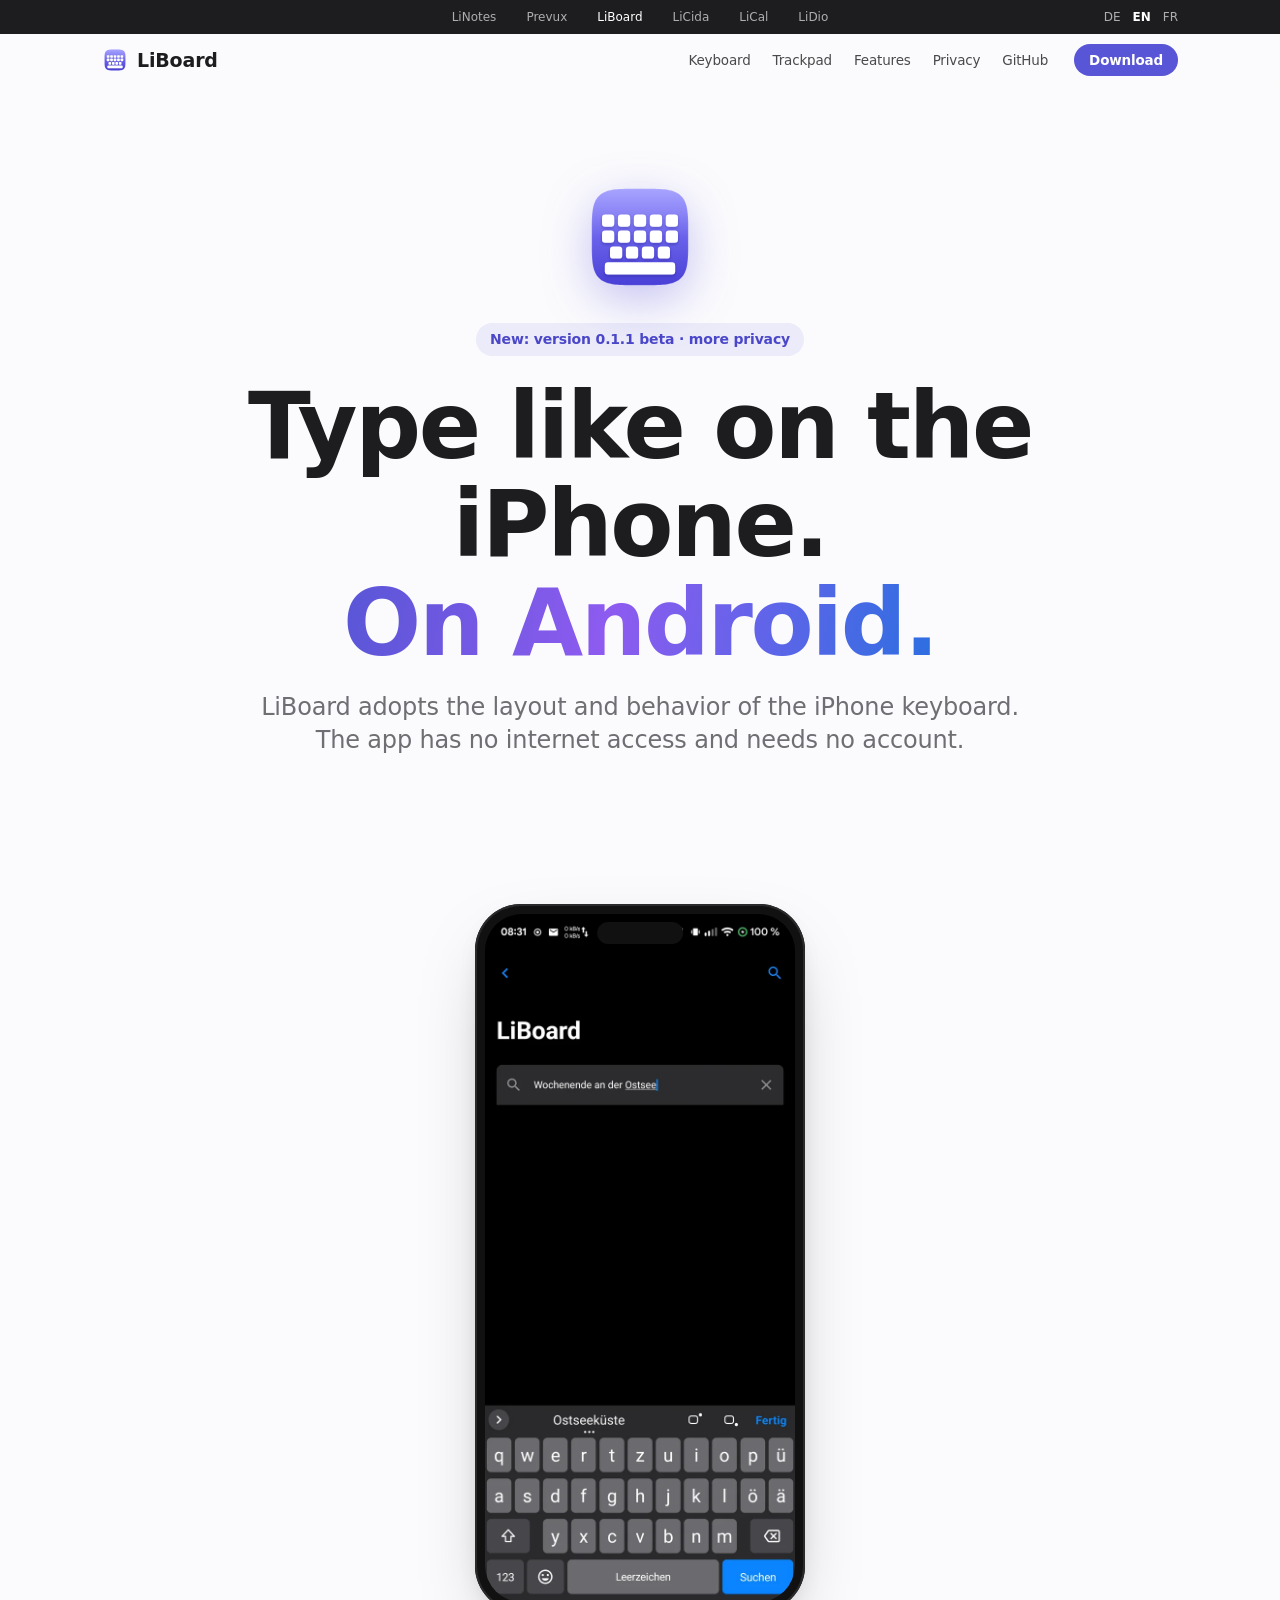
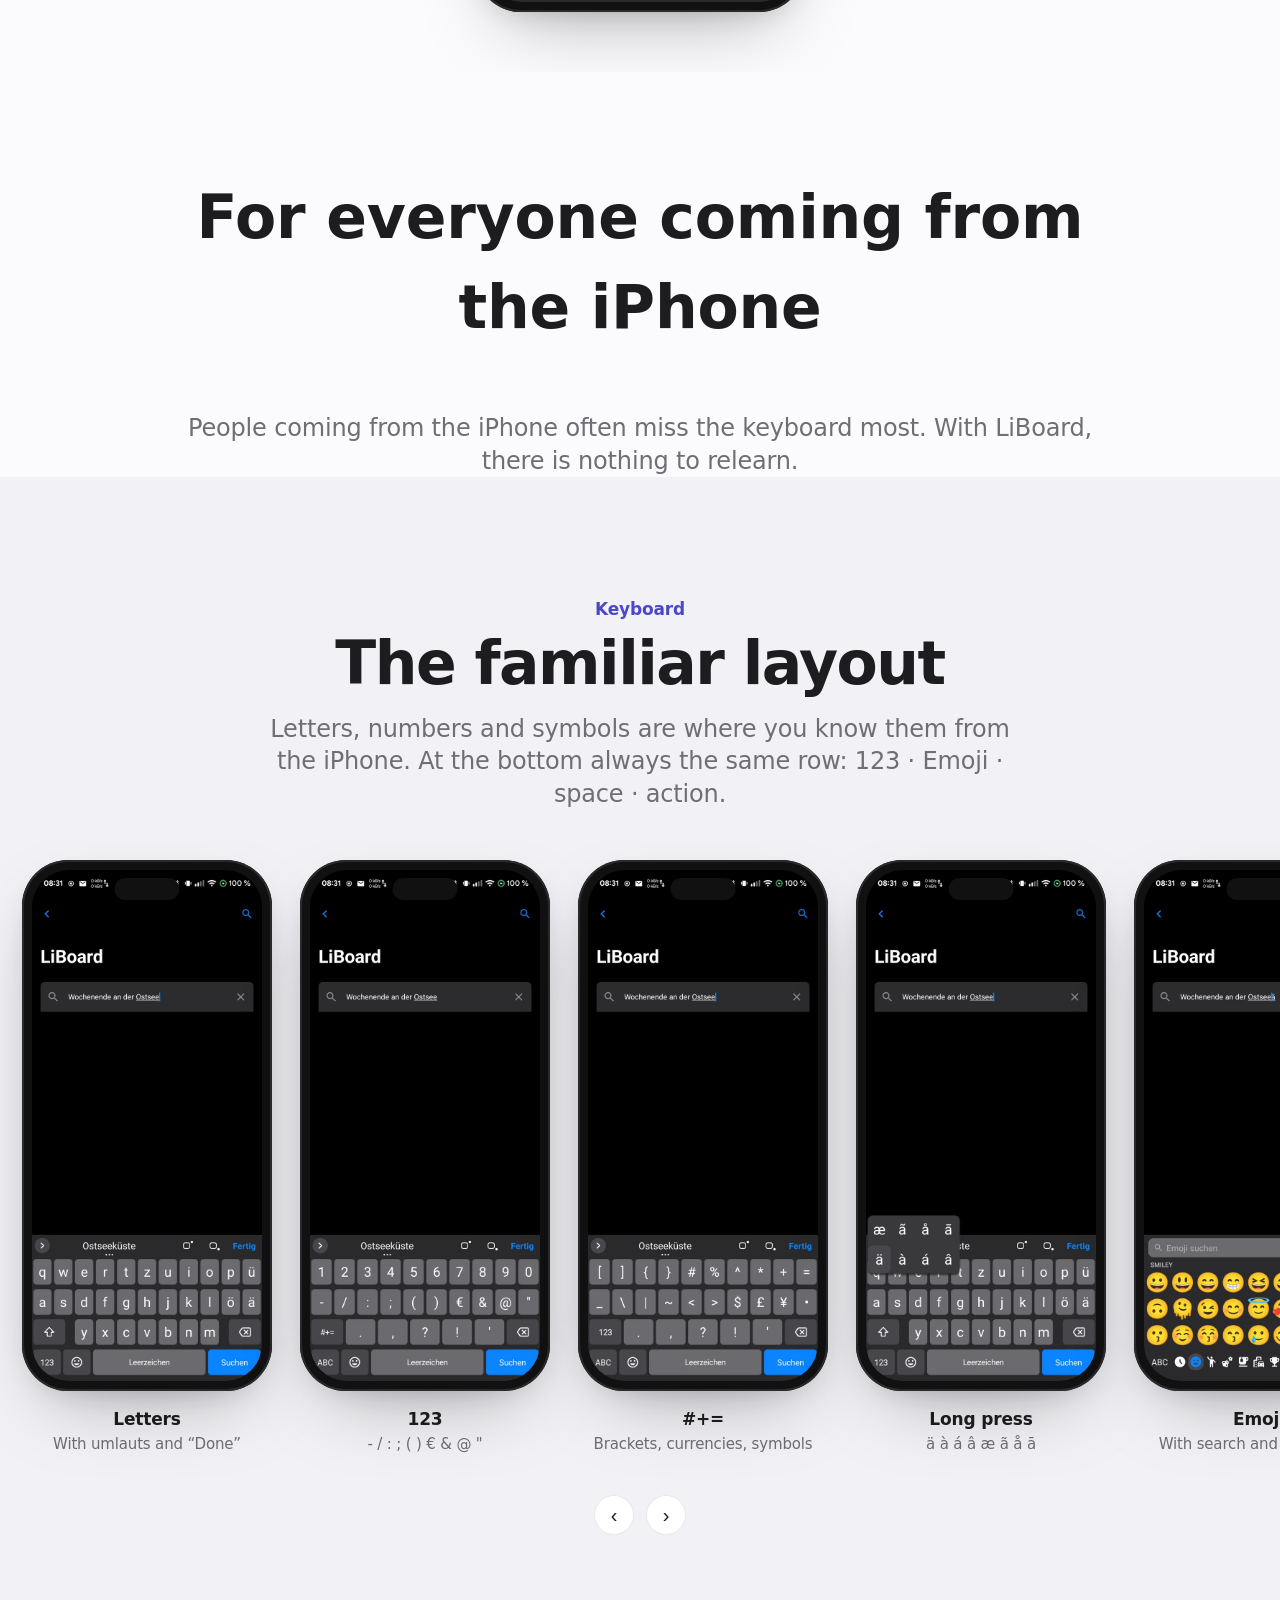
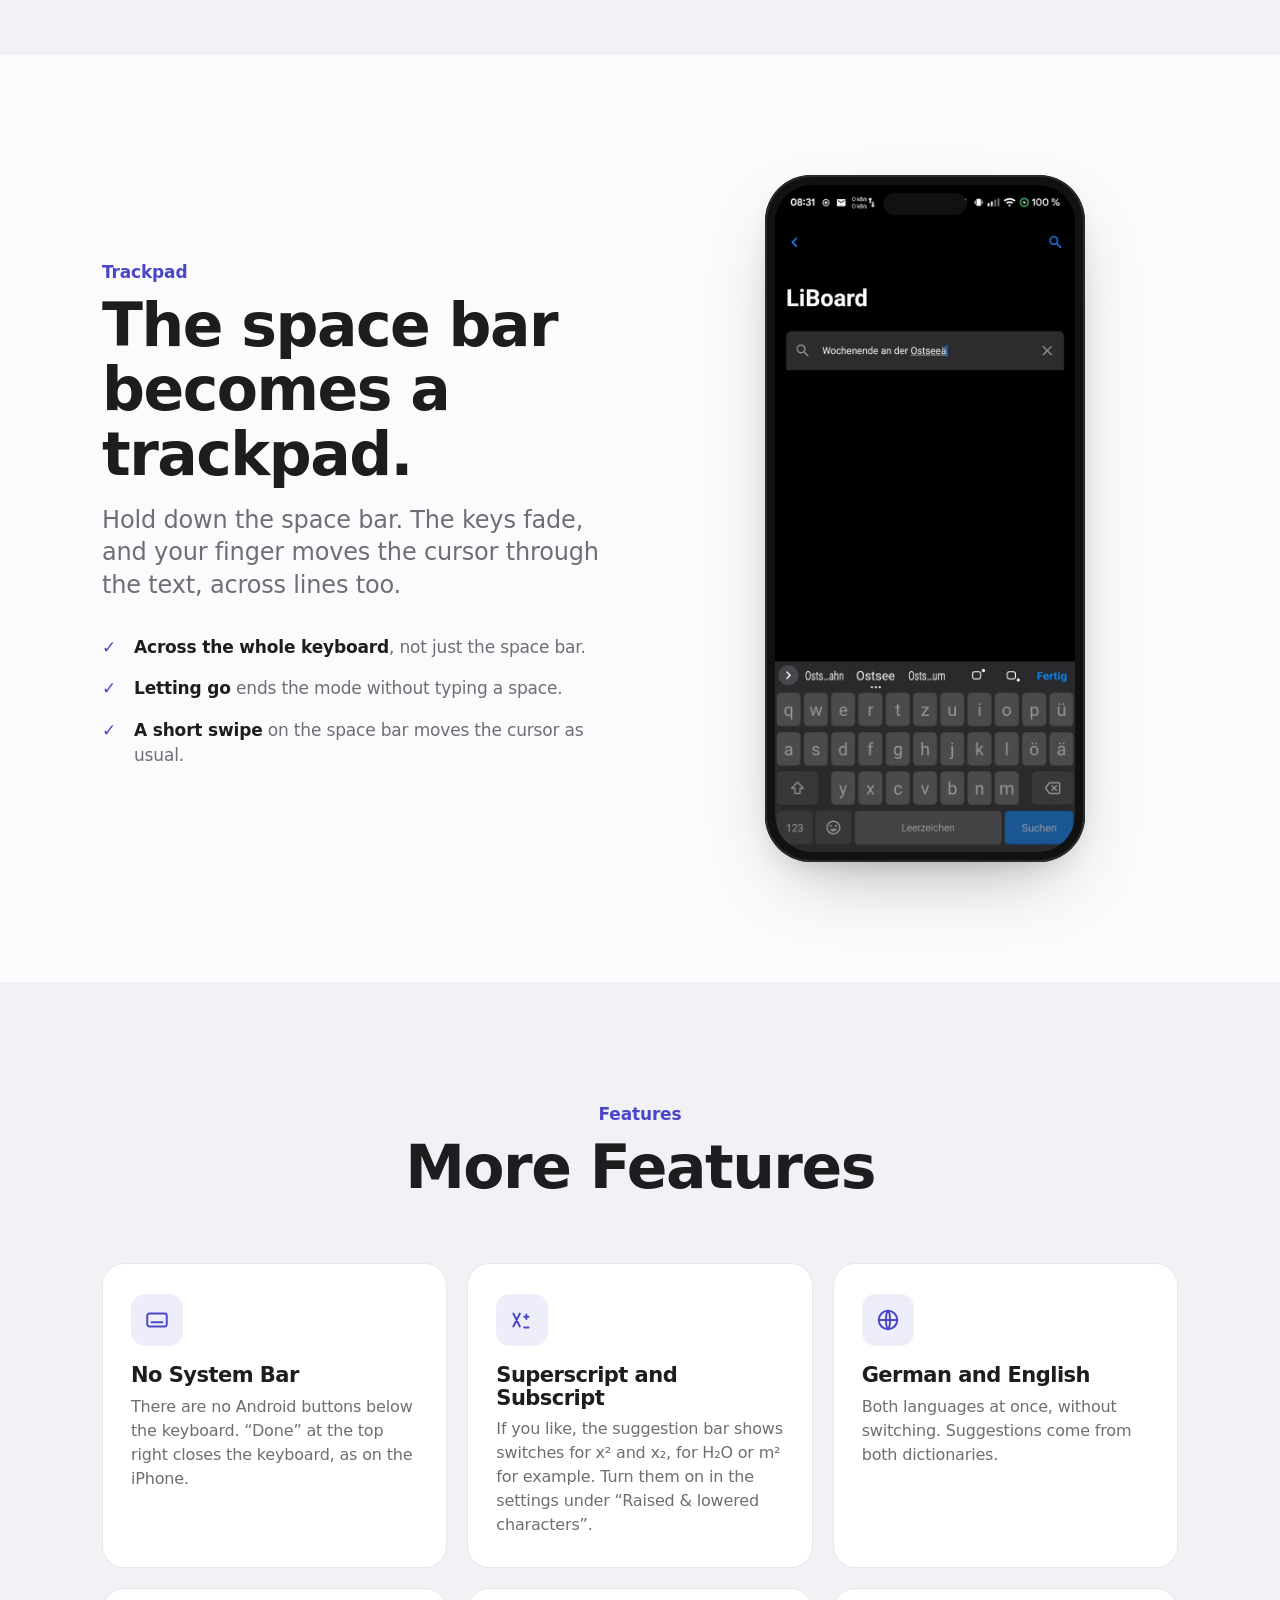
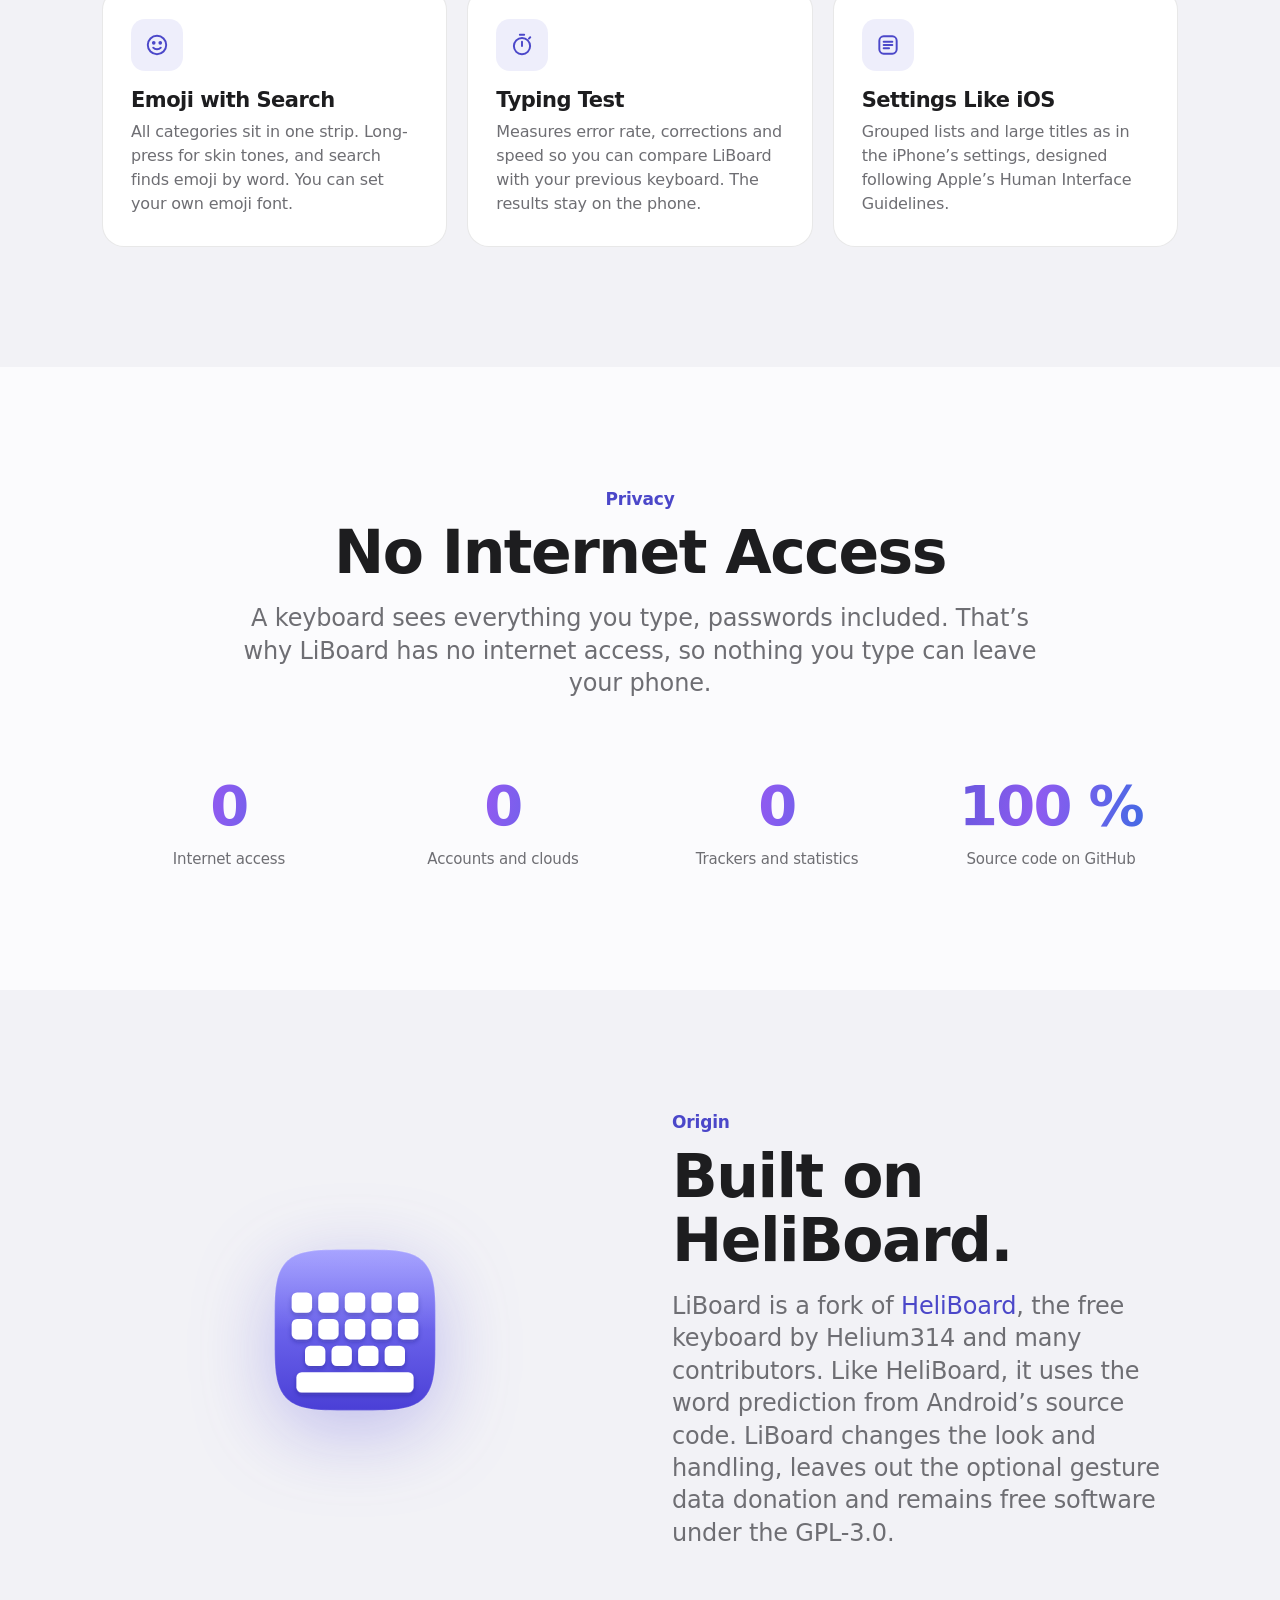
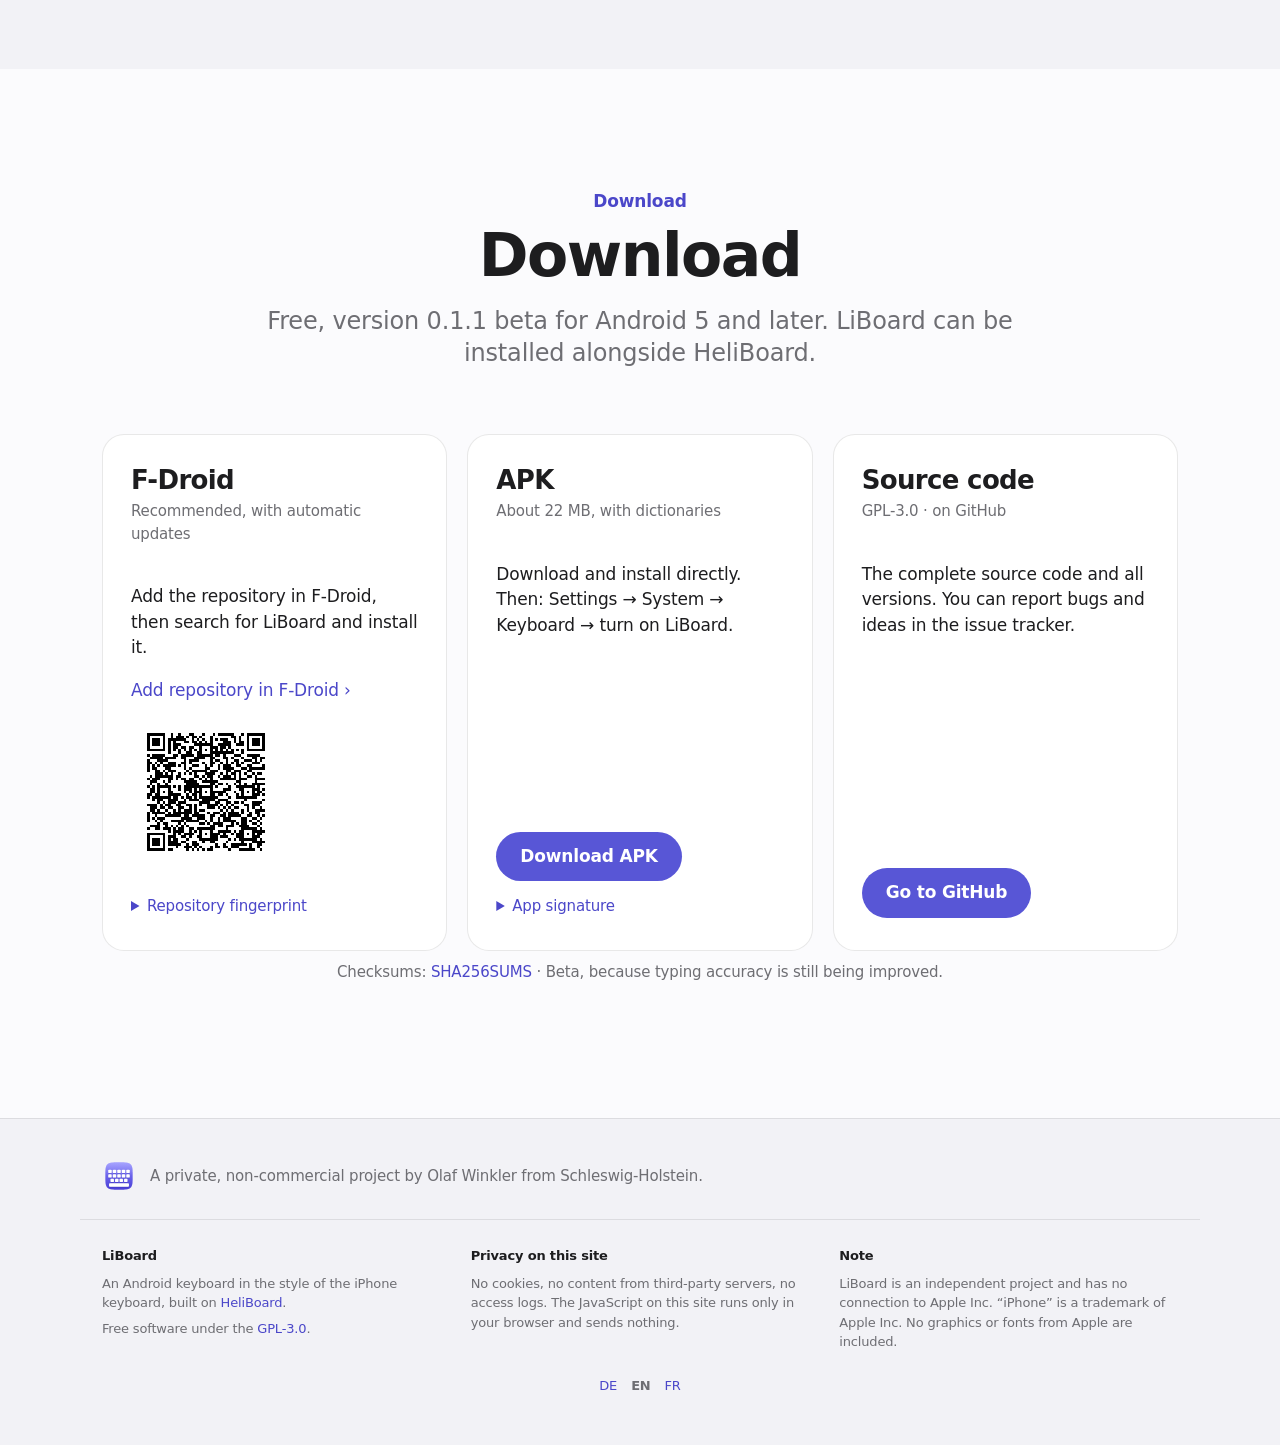
<file: homepage/index.html>
<!doctype html>
<html lang="de">
<head>
<meta charset="utf-8">
<meta name="viewport" content="width=device-width, initial-scale=1, viewport-fit=cover">
<title>LiBoard – Tippen wie auf dem iPhone. Auf Android.</title>
<meta name="description" content="LiBoard ist eine Android-Tastatur im Stil der iPhone-Tastatur, mit der Leertaste als Trackpad. Die App hat keinen Internetzugang und braucht kein Konto. Aufgebaut auf HeliBoard.">
<link rel="icon" href="liboard.svg" type="image/svg+xml">
<link rel="stylesheet" href="site.css">
<!--lang--><link rel="alternate" hreflang="de" href="https://lisoftware.de/liboard/"><link rel="alternate" hreflang="en" href="https://lisoftware.de/liboard/en/"><link rel="alternate" hreflang="fr" href="https://lisoftware.de/liboard/fr/">
<style>
.apps .wrap { position: relative; }
.lang-switch { position: absolute; right: 22px; display: flex; gap: 12px; }
.lang-switch a[aria-current], .lang-foot a[aria-current] { color: #fff; opacity: 1; font-weight: 600; }
.lang-foot { display: flex; gap: 14px; justify-content: center; padding-top: 18px; font-size: 13px; }
.lang-foot a[aria-current] { color: inherit; }
@media (max-width: 900px) { .lang-switch { display: none; } }
</style>
<script>
(function () {
  try {
    if (document.referrer.indexOf(location.origin) === 0) return;
    var l = ((navigator.languages && navigator.languages[0]) || navigator.language || "").slice(0, 2).toLowerCase();
    if (l === "de") return;
    location.replace((l === "fr" ? "fr/" : "en/") + location.pathname.split("/").pop() + location.hash);
  } catch (e) {}
})();
</script><!--/lang-->
</head>
<body>

<div class="apps">
  <div class="wrap">
    <a href="https://lisoftware.de/linotes/">LiNotes</a>
    <a href="https://lisoftware.de/prevux/">Prevux</a>
    <a href="https://lisoftware.de/liboard/" aria-current="page">LiBoard</a>
    <a href="https://lisoftware.de/licida/">LiCida</a>
    <a href="https://lisoftware.de/lical/">LiCal</a>
    <a href="https://lisoftware.de/lidio/">LiDio</a>
  <!--lang--><span class="lang-switch"><a href="./" hreflang="de" lang="de" aria-current="true">DE</a><a href="en/" hreflang="en" lang="en">EN</a><a href="fr/" hreflang="fr" lang="fr">FR</a></span><!--/lang-->
  </div>
</div>

<header class="nav">
  <div class="wrap">
    <a class="brand" href="#"><img src="liboard.svg" alt="">LiBoard</a>
    <nav class="links">
      <a href="#tastatur">Tastatur</a>
      <a href="#trackpad">Trackpad</a>
      <a href="#funktionen">Funktionen</a>
      <a href="#datenschutz">Datenschutz</a>
      <a href="https://github.com/veritasX1/LiBoard">GitHub</a>
    </nav>
    <a class="btn small cta" href="#laden">Laden</a>
  </div>
</header>

<main>

<!-- HERO -->
<section class="hero">
  <div class="wrap">
    <img class="app-icon reveal" src="liboard.svg" alt="LiBoard-Symbol" width="120" height="120">
    <span class="badge reveal">Neu: Version 0.1.1 Beta · mehr Privatsphäre</span>
    <h1 class="display reveal d1">Tippen wie auf dem iPhone.<br><span class="gradient-text">Auf Android.</span></h1>
    <p class="lead reveal d2">LiBoard übernimmt Aufbau und Bedienung der iPhone-Tastatur.<br>Die App hat keinen Internetzugang und braucht kein Konto.</p>
    <div class="actions reveal d3">
      <a class="btn" href="#laden">Laden</a>
      <a class="btn ghost" href="#funktionen">Alle Funktionen</a>
    </div>
    <div class="solo-phone reveal">
      <div class="phone"><img src="img/abc.webp" alt="LiBoard mit Buchstaben, Vorschlagsleiste mit „Fertig“ und der unteren Reihe 123 · Emoji · Leerzeichen · Suchen" width="640" height="1422"></div>
    </div>
  </div>
</section>

<section class="wrap center" style="padding-top: 40px; max-width: 1000px">
  <p class="headline reveal">Für alle, die vom iPhone kommen</p>
  <p class="lead reveal d1">Wer vom iPhone kommt, vermisst oft die Tastatur am meisten. Mit LiBoard musst du dich nicht umgewöhnen.</p>
</section>

<!-- KEYBOARD PAGES -->
<section id="tastatur" class="alt">
  <div class="wrap section-head reveal" style="margin-bottom: 30px">
    <p class="eyebrow">Tastatur</p>
    <h2 class="headline">Die vertraute Anordnung</h2>
    <p class="lead">Buchstaben, Zahlen und Zeichen liegen dort, wo du sie vom iPhone kennst. Unten immer dieselbe Reihe: 123 · Emoji · Leerzeichen · Aktion.</p>
  </div>
  <div class="carousel" id="pages">
    <figure><div class="phone"><img src="img/abc.webp" alt="" loading="lazy"></div><figcaption>Buchstaben<span>Mit Umlauten und „Fertig“</span></figcaption></figure>
    <figure><div class="phone"><img src="img/num.webp" alt="" loading="lazy"></div><figcaption>123<span>- / : ; ( ) € &amp; @ "</span></figcaption></figure>
    <figure><div class="phone"><img src="img/sym.webp" alt="" loading="lazy"></div><figcaption>#+=<span>Klammern, Währungen, Zeichen</span></figcaption></figure>
    <figure><div class="phone"><img src="img/popup_a.webp" alt="" loading="lazy"></div><figcaption>Lange drücken<span>ä à á â æ ã å ā</span></figcaption></figure>
    <figure><div class="phone"><img src="img/emoji.webp" alt="" loading="lazy"></div><figcaption>Emoji<span>Mit Suche und Kategorien</span></figcaption></figure>
    <figure><div class="phone"><img src="img/settings.webp" alt="" loading="lazy"></div><figcaption>Einstellungen<span>Nach Apples Richtlinien</span></figcaption></figure>
  </div>
  <div class="carousel-nav" data-track="#pages"><button data-dir="-1" aria-label="Zurück">‹</button><button data-dir="1" aria-label="Weiter">›</button></div>
</section>

<!-- TRACKPAD -->
<section id="trackpad">
  <div class="wrap">
    <div class="split">
      <div class="reveal">
        <p class="eyebrow">Trackpad</p>
        <h2 class="headline">Die Leertaste<br>wird zum Trackpad.</h2>
        <p class="lead">Halte die Leertaste gedrückt. Die Tasten werden blass, und dein Finger schiebt den Cursor durch den Text, auch über mehrere Zeilen.</p>
        <ul class="checks">
          <li><b>Über die ganze Tastatur</b>, nicht nur auf der Leertaste.</li>
          <li><b>Loslassen</b> beendet den Modus, ohne ein Leerzeichen zu tippen.</li>
          <li><b>Kurz wischen</b> auf der Leertaste bewegt den Cursor wie gewohnt.</li>
        </ul>
      </div>
      <div class="reveal d1" style="max-width: 320px; margin: 0 auto">
        <div class="phone"><img src="img/trackpad.webp" alt="Trackpad-Modus: die Tasten sind blass, der Cursor wird mit dem Finger bewegt" loading="lazy"></div>
      </div>
    </div>
  </div>
</section>

<!-- TILES -->
<section id="funktionen" class="alt">
  <div class="wrap">
    <div class="section-head reveal">
      <p class="eyebrow">Funktionen</p>
      <h2 class="headline">Weitere Funktionen</h2>
    </div>
    <div class="tiles">
      <div class="tile reveal"><div class="icon"><svg viewBox="0 0 24 24" fill="none" stroke="currentColor" stroke-width="1.8" stroke-linecap="round" stroke-linejoin="round"><rect x="3" y="6" width="18" height="12" rx="2"/><path d="M7 14h10"/></svg></div><h3>Ohne Systemleiste</h3><p>Unter der Tastatur stehen keine Android-Knöpfe mehr. „Fertig“ oben rechts schließt die Tastatur, wie auf dem iPhone.</p></div>
      <div class="tile reveal d1"><div class="icon"><svg viewBox="0 0 24 24" fill="none" stroke="currentColor" stroke-width="1.8" stroke-linecap="round" stroke-linejoin="round"><path d="M4 18l6-12M10 18L4 6M14 9h4M16 7v4M14 19h4"/></svg></div><h3>Hoch- und Tiefstellen</h3><p>Auf Wunsch zeigt die Vorschlagsleiste Schalter für x² und x₂, etwa für H₂O oder m². Einschalten in den Einstellungen unter „Hoch- &amp; tiefgestellte Zeichen“.</p></div>
      <div class="tile reveal d2"><div class="icon"><svg viewBox="0 0 24 24" fill="none" stroke="currentColor" stroke-width="1.8" stroke-linecap="round" stroke-linejoin="round"><circle cx="12" cy="12" r="8.5"/><path d="M3.5 12h17M12 3.5c2.5 2.6 2.5 14.4 0 17M12 3.5c-2.5 2.6-2.5 14.4 0 17"/></svg></div><h3>Deutsch und Englisch</h3><p>Beide Sprachen gleichzeitig, ohne Umschalten. Die Vorschläge kommen aus beiden Wörterbüchern.</p></div>
      <div class="tile reveal"><div class="icon"><svg viewBox="0 0 24 24" fill="none" stroke="currentColor" stroke-width="1.8" stroke-linecap="round" stroke-linejoin="round"><circle cx="12" cy="12" r="8.5"/><path d="M8.5 14.5c1.8 2 5.2 2 7 0"/><circle cx="9" cy="10" r=".8" fill="currentColor"/><circle cx="15" cy="10" r=".8" fill="currentColor"/></svg></div><h3>Emoji mit Suche</h3><p>Alle Kategorien liegen in einem Band. Hautfarben wählst du per langem Druck, und die Suche findet Emoji nach Begriffen. Eine eigene Emoji-Schrift lässt sich einstellen.</p></div>
      <div class="tile reveal d1"><div class="icon"><svg viewBox="0 0 24 24" fill="none" stroke="currentColor" stroke-width="1.8" stroke-linecap="round" stroke-linejoin="round"><circle cx="12" cy="13" r="7.5"/><path d="M12 13V9M10 2.5h4M18.4 6.1l1.2-1.2"/></svg></div><h3>Tipp-Test</h3><p>Misst Fehlerquote, Korrekturen und Tempo, damit du LiBoard mit deiner bisherigen Tastatur vergleichen kannst. Die Ergebnisse bleiben auf dem Handy.</p></div>
      <div class="tile reveal d2"><div class="icon"><svg viewBox="0 0 24 24" fill="none" stroke="currentColor" stroke-width="1.8" stroke-linecap="round" stroke-linejoin="round"><rect x="4" y="4" width="16" height="16" rx="4"/><path d="M8 9h8M8 12h8M8 15h5"/></svg></div><h3>Einstellungen wie iOS</h3><p>Gruppierte Listen und große Titel wie in den iPhone-Einstellungen, gestaltet nach Apples Human Interface Guidelines.</p></div>
    </div>
  </div>
</section>

<!-- PRIVACY -->
<section id="datenschutz">
  <div class="wrap">
    <div class="section-head reveal">
      <p class="eyebrow">Datenschutz</p>
      <h2 class="headline">Ohne Internetzugang</h2>
      <p class="lead">Eine Tastatur bekommt alles mit, was du tippst, auch Passwörter. Deshalb hat LiBoard keinen Internetzugang. Nichts davon kann dein Handy verlassen.</p>
    </div>
    <div class="facts">
      <div class="reveal"><div class="num gradient-text">0</div><div class="lbl">Internetzugang</div></div>
      <div class="reveal d1"><div class="num gradient-text">0</div><div class="lbl">Konten und Clouds</div></div>
      <div class="reveal d2"><div class="num gradient-text">0</div><div class="lbl">Tracker und Statistik</div></div>
      <div class="reveal d3"><div class="num gradient-text">100 %</div><div class="lbl">Quelltext auf GitHub</div></div>
    </div>
  </div>
</section>

<!-- ORIGIN -->
<section class="alt">
  <div class="wrap">
    <div class="split reverse">
      <div class="reveal">
        <p class="eyebrow">Herkunft</p>
        <h2 class="headline">Aufgebaut auf<br>HeliBoard.</h2>
        <p class="lead">LiBoard ist ein Fork von <a href="https://github.com/HeliBorg/HeliBoard">HeliBoard</a>, der freien Tastatur von Helium314 und vielen Mitwirkenden. Die Tipp-Erkennung stammt wie dort aus dem Android-Quelltext. LiBoard ändert Aussehen und Bedienung, lässt die freiwillige Spende von Gestendaten weg und bleibt freie Software unter der GPL-3.0.</p>
      </div>
      <div class="reveal d1 center"><img src="liboard.svg" alt="" width="200" height="200" style="margin: 0 auto; filter: drop-shadow(0 20px 40px rgba(74,63,214,.3))"></div>
    </div>
  </div>
</section>

<!-- DOWNLOAD -->
<section id="laden">
  <div class="wrap">
    <div class="section-head reveal">
      <p class="eyebrow">Laden</p>
      <h2 class="headline">Herunterladen</h2>
      <p class="lead">Kostenlos, Version 0.1.1 Beta für Android 5 und neuer. LiBoard lässt sich neben HeliBoard installieren.</p>
    </div>
    <div class="downloads">
      <div class="download reveal">
        <h3>F-Droid</h3>
        <div class="meta">Empfohlen, mit automatischen Updates</div>
        <div class="grow">
          <p>Paketquelle in F-Droid hinzufügen, dann LiBoard suchen und installieren.</p>
          <a href="fdroidrepos://volkskamera.goip.de/fdroid/repo?fingerprint=8DA9DEF44C65856A1B098DB7BF876D48514997EF17C7256E23E91EAC6C486500">Quelle in F-Droid hinzufügen ›</a>
          <img class="qr" src="fdroid-qr.svg" alt="QR-Code der F-Droid-Paketquelle">
        </div>
        <details><summary>Fingerabdruck der Paketquelle</summary>
          <p><code style="word-break: break-all">8DA9DEF44C65856A1B098DB7BF876D48514997EF17C7256E23E91EAC6C486500</code></p>
        </details>
      </div>
      <div class="download reveal d1">
        <h3>APK</h3>
        <div class="meta">Rund 22 MB, mit Wörterbüchern</div>
        <div class="grow">
          <p>Direkt herunterladen und installieren. Danach: Einstellungen → System → Tastatur → LiBoard einschalten.</p>
        </div>
        <a class="btn" href="download/LiBoard-0.1.1.apk">APK laden</a>
        <details><summary>App-Signatur</summary>
          <p>SHA-256: <code style="word-break: break-all">fdf9c1947bb6b0b5d571ccac64b3bc1ae7ab3367a38dc0927f9d42bcdb1f946a</code></p>
        </details>
      </div>
      <div class="download reveal d2">
        <h3>Quelltext</h3>
        <div class="meta">GPL-3.0 · auf GitHub</div>
        <div class="grow">
          <p>Der vollständige Quelltext und alle Versionen. Fehler und Ideen kannst du im Issue-Tracker melden.</p>
        </div>
        <a class="btn" href="https://github.com/veritasX1/LiBoard">Zu GitHub</a>
      </div>
    </div>
    <p class="center" style="margin-top: 10px; color: var(--muted); font-size: 15px">Prüfsummen: <a href="download/SHA256SUMS">SHA256SUMS</a> · Beta, weil die Tippgenauigkeit noch weiter verbessert wird.</p>
  </div>
</section>

</main>

<footer>
  <div class="wrap made">
    <img src="liboard.svg" alt="" width="34" height="34">
    <p>Ein privates, nichtkommerzielles Projekt von Olaf Winkler aus Schleswig-Holstein.</p>
  </div>
  <div class="wrap cols">
    <div>
      <h4>LiBoard</h4>
      <p>Eine Android-Tastatur im Stil der iPhone-Tastatur, aufgebaut auf <a href="https://github.com/HeliBorg/HeliBoard">HeliBoard</a>.</p>
      <p>Freie Software unter der <a href="https://github.com/veritasX1/LiBoard/blob/main/LICENSE">GPL-3.0</a>.</p>
    </div>
    <div>
      <h4>Datenschutz dieser Seite</h4>
      <p>Keine Cookies, keine Inhalte von fremden Servern, keine Zugriffsprotokolle. Das JavaScript dieser Seite läuft nur in deinem Browser und sendet nichts.</p>
    </div>
    <div>
      <h4>Hinweis</h4>
      <p>LiBoard ist ein unabhängiges Projekt und steht in keiner Verbindung zu Apple Inc. „iPhone“ ist eine Marke von Apple Inc. Es werden keine Grafiken oder Schriften von Apple mitgeliefert.</p>
    </div>
  </div>
<!--lang--><div class="wrap lang-foot"><a href="./" hreflang="de" lang="de" aria-current="true">DE</a><a href="en/" hreflang="en" lang="en">EN</a><a href="fr/" hreflang="fr" lang="fr">FR</a></div><!--/lang-->
</footer>

<script src="site.js"></script>
</body>
</html>
</file>
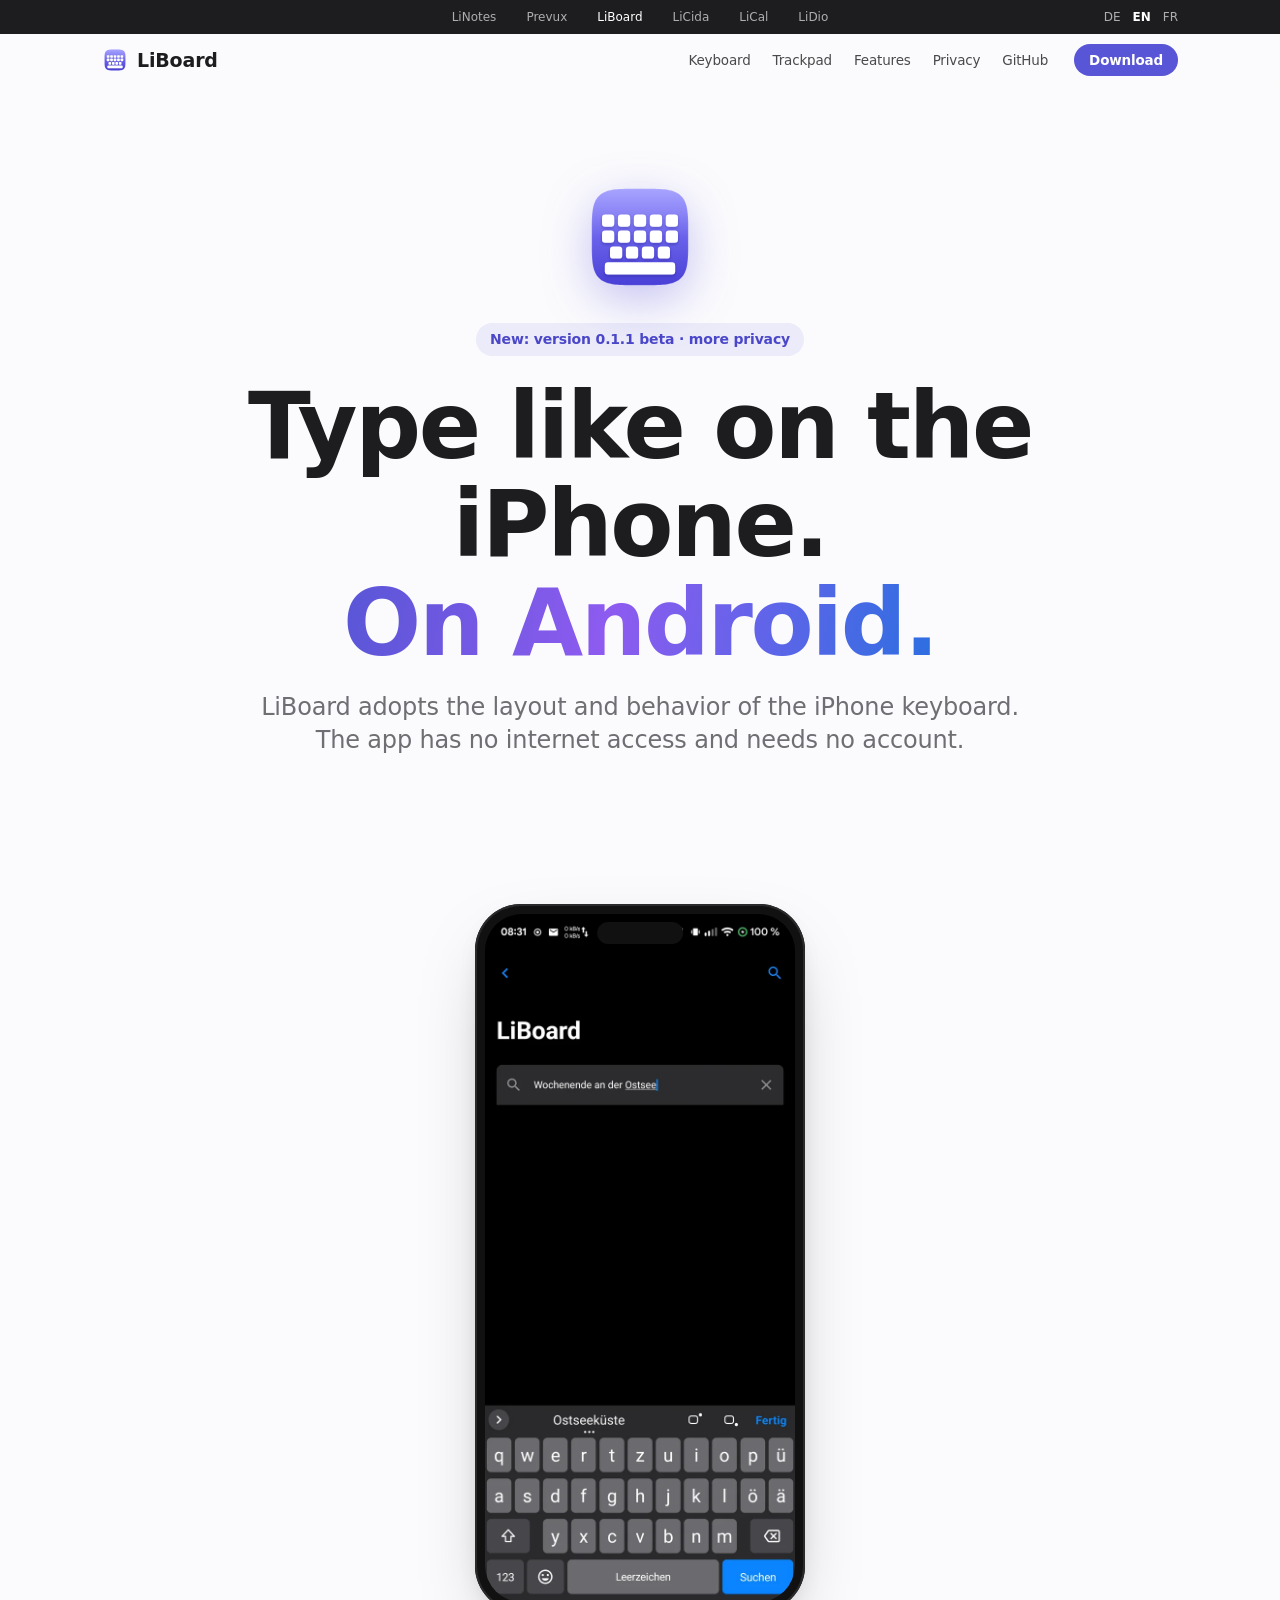
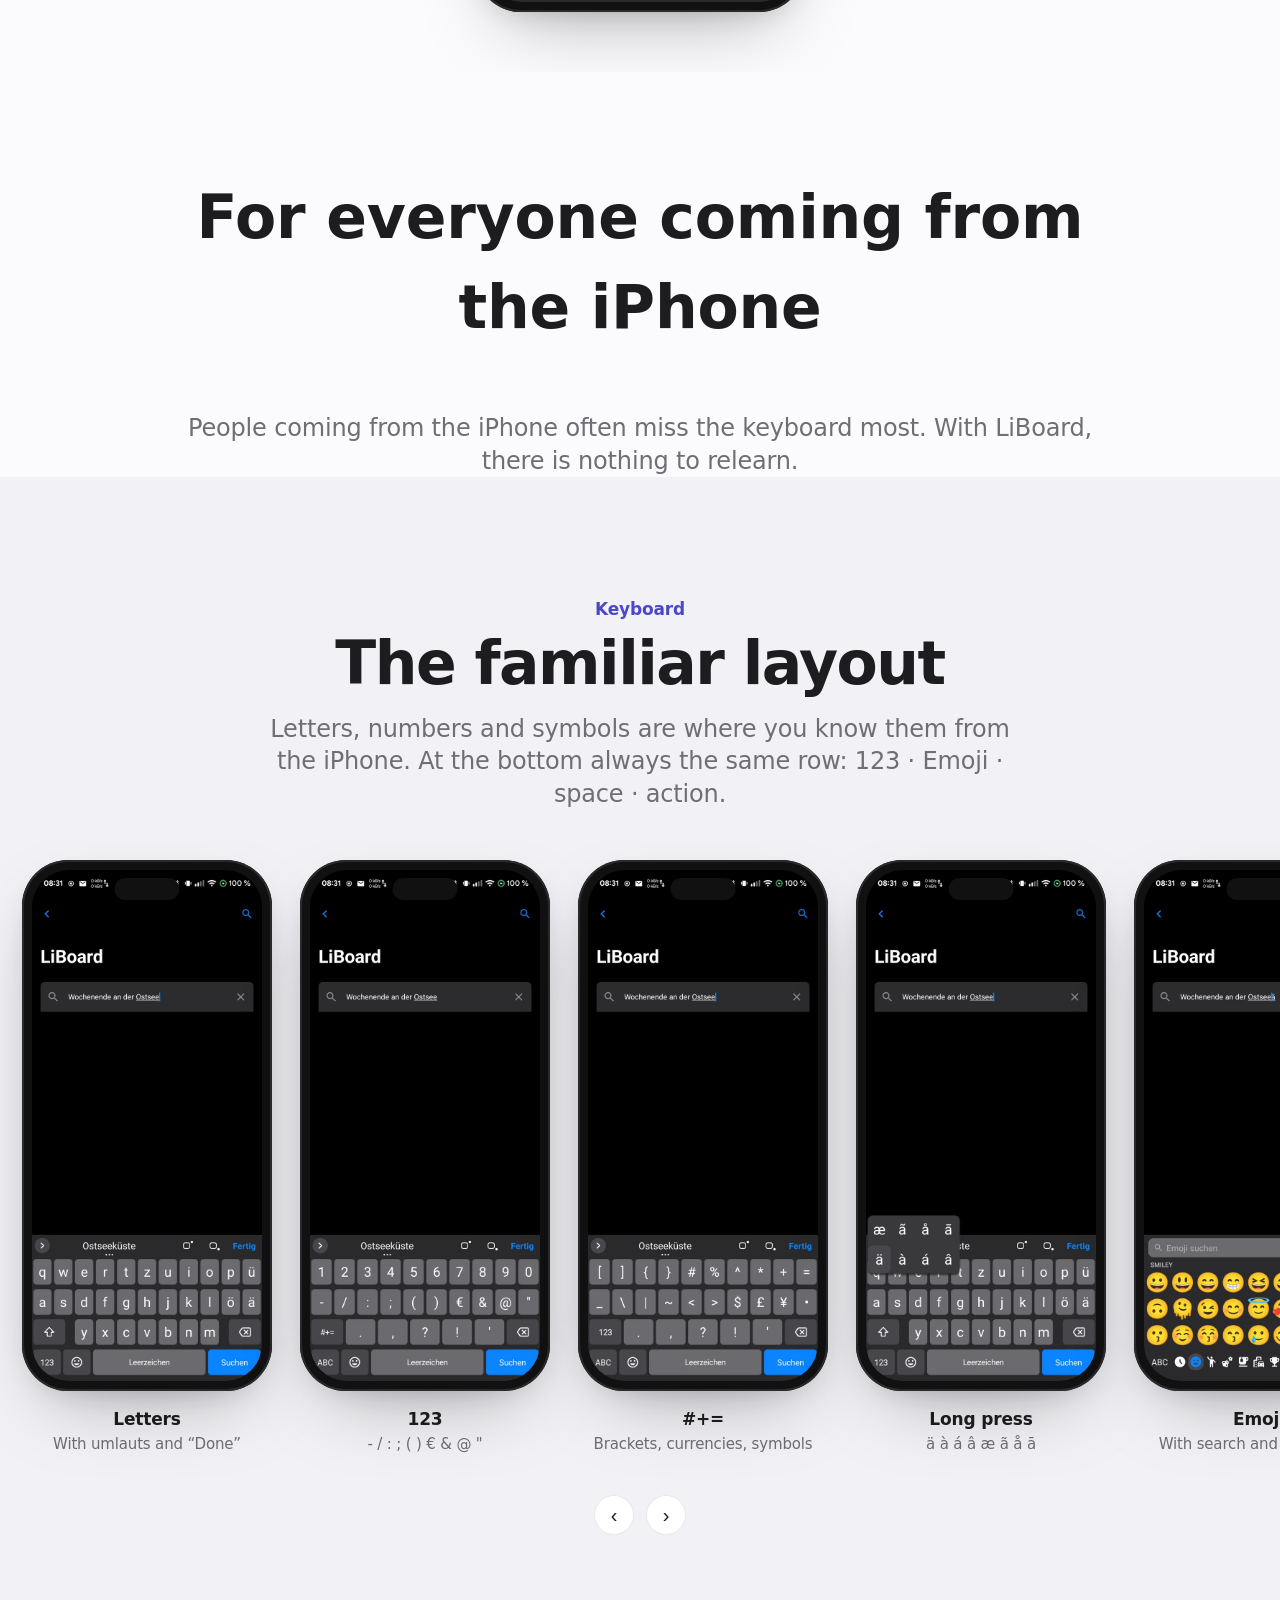
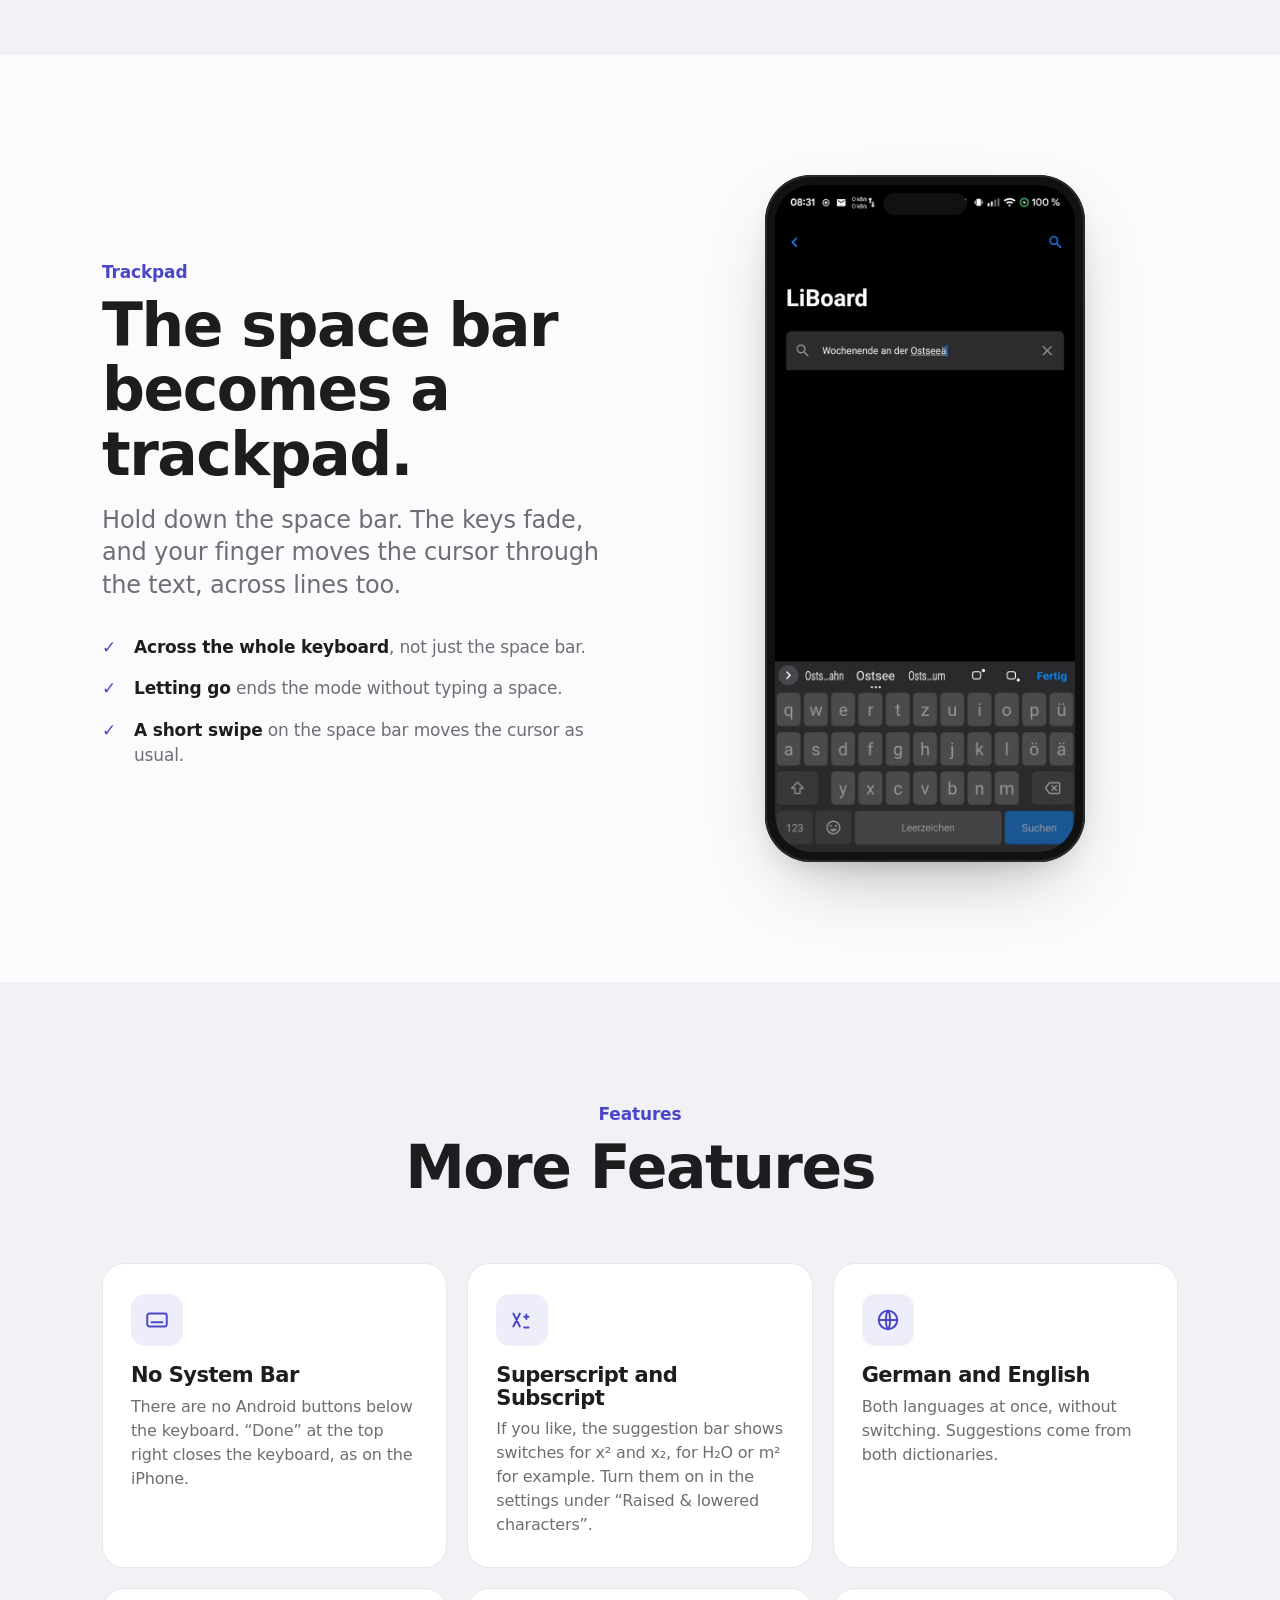
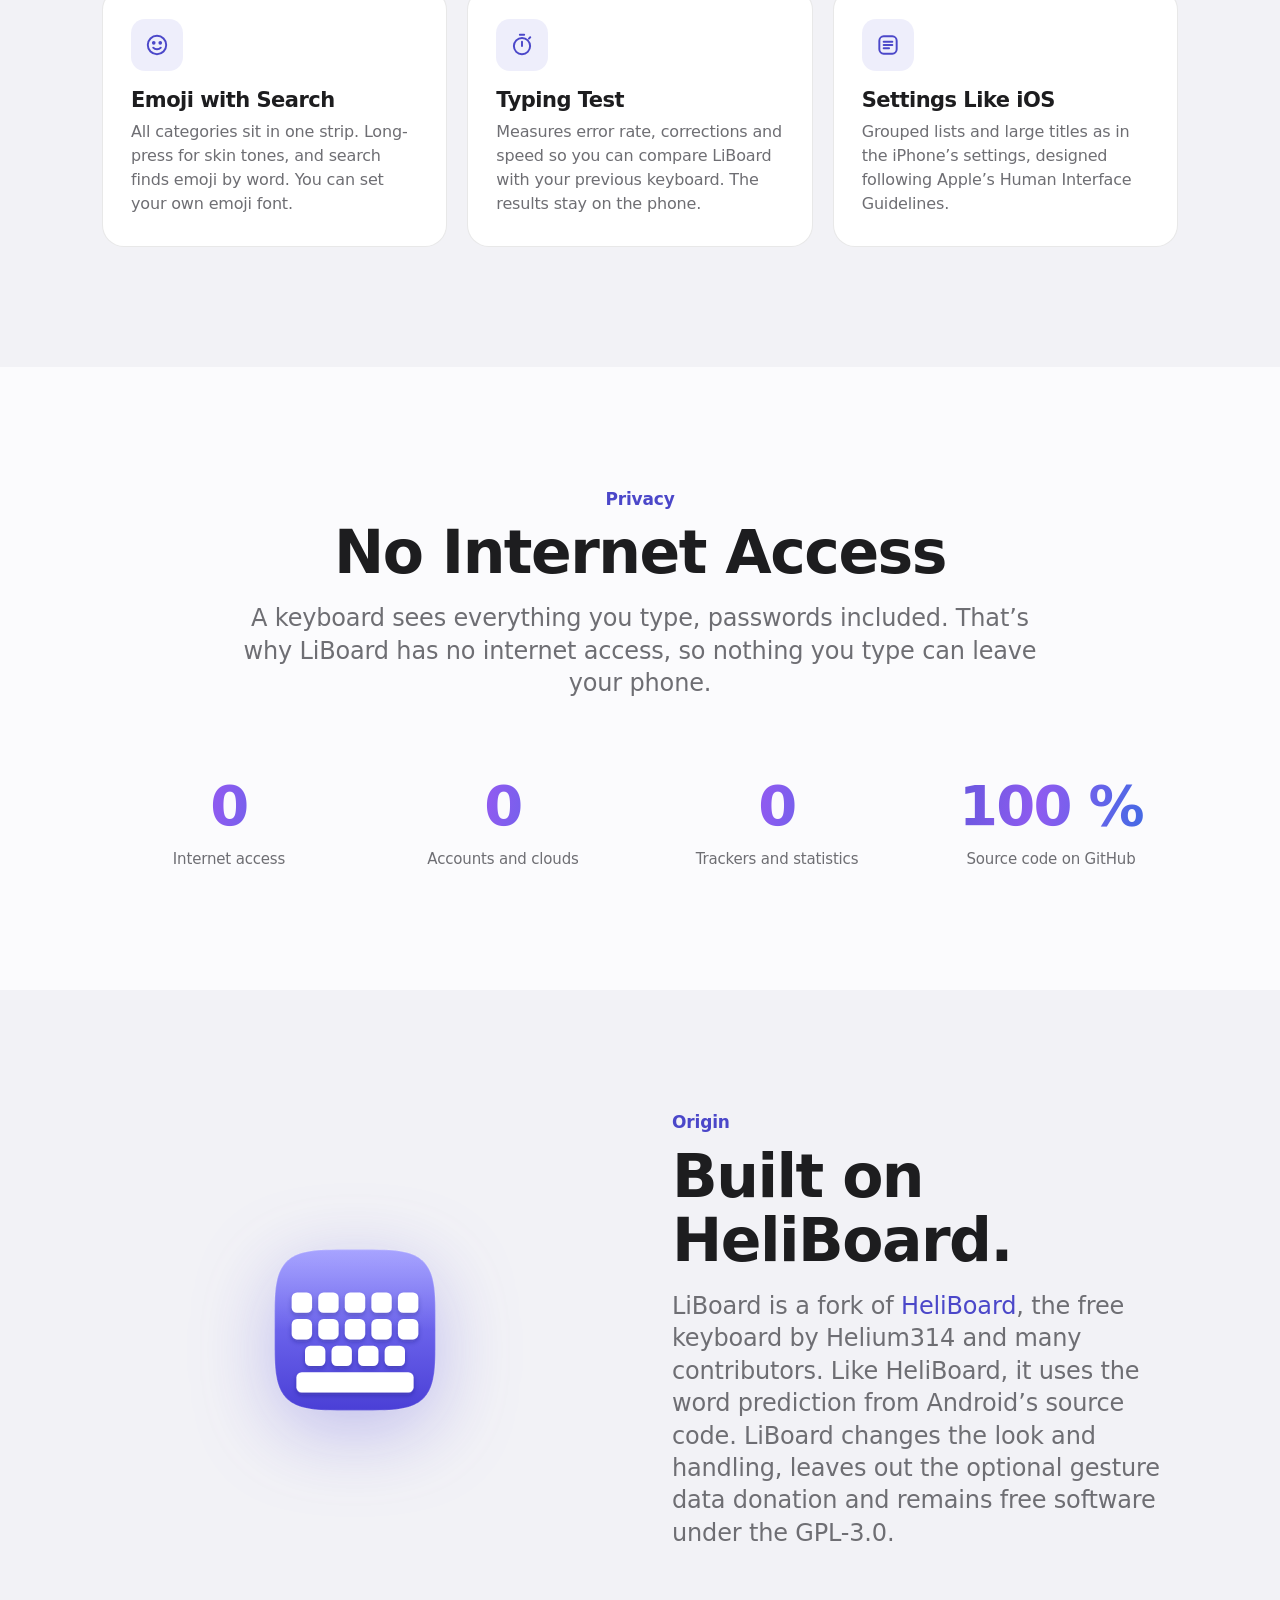
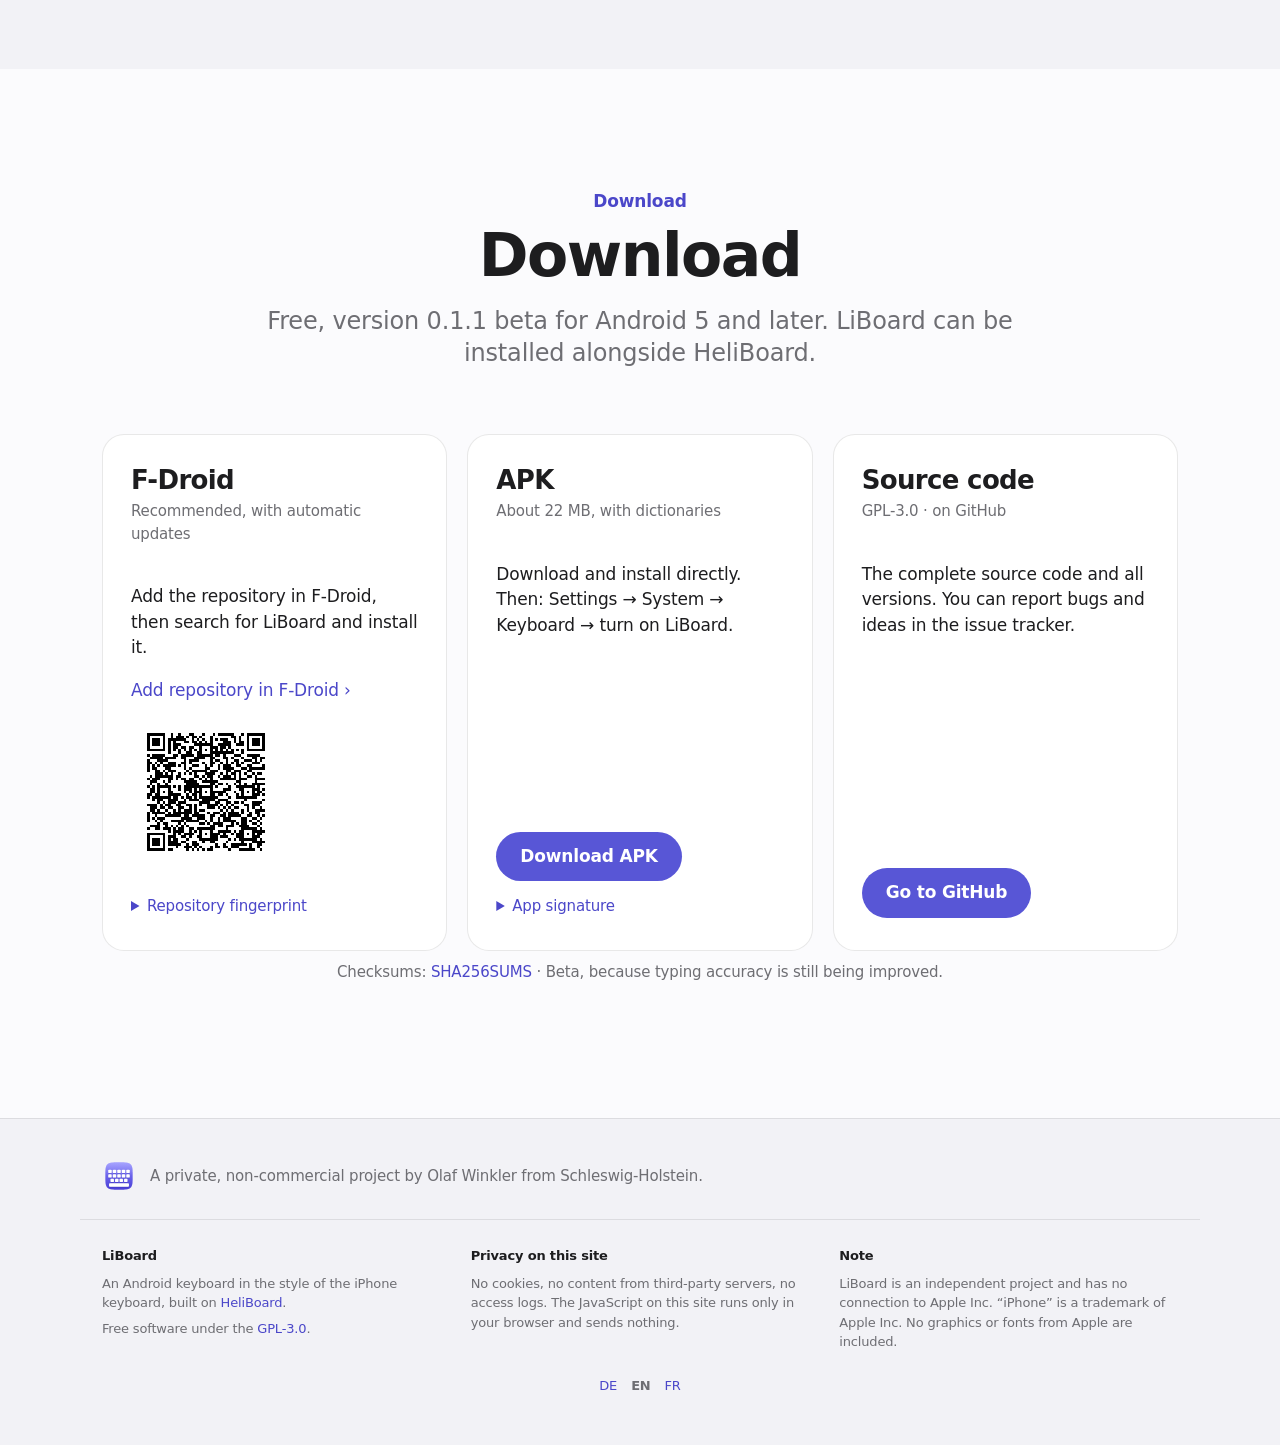
<file: homepage/en/index.html>
<!doctype html>
<html lang="en">
<head>
<meta charset="utf-8">
<meta name="viewport" content="width=device-width, initial-scale=1, viewport-fit=cover">
<title>LiBoard – Type like on the iPhone. On Android.</title>
<meta name="description" content="LiBoard is an Android keyboard in the style of the iPhone keyboard, with the space bar as a trackpad. The app has no internet access and needs no account. Built on HeliBoard.">
<link rel="icon" href="../liboard.svg" type="image/svg+xml">
<link rel="stylesheet" href="../site.css">
<!--lang--><link rel="alternate" hreflang="de" href="https://lisoftware.de/liboard/"><link rel="alternate" hreflang="en" href="https://lisoftware.de/liboard/en/"><link rel="alternate" hreflang="fr" href="https://lisoftware.de/liboard/fr/">
<style>
.apps .wrap { position: relative; }
.lang-switch { position: absolute; right: 22px; display: flex; gap: 12px; }
.lang-switch a[aria-current], .lang-foot a[aria-current] { color: #fff; opacity: 1; font-weight: 600; }
.lang-foot { display: flex; gap: 14px; justify-content: center; padding-top: 18px; font-size: 13px; }
.lang-foot a[aria-current] { color: inherit; }
@media (max-width: 900px) { .lang-switch { display: none; } }
</style><!--/lang-->
</head>
<body>

<div class="apps">
  <div class="wrap">
    <a href="https://lisoftware.de/linotes/">LiNotes</a>
    <a href="https://lisoftware.de/prevux/">Prevux</a>
    <a href="https://lisoftware.de/liboard/" aria-current="page">LiBoard</a>
    <a href="https://lisoftware.de/licida/">LiCida</a>
    <a href="https://lisoftware.de/lical/">LiCal</a>
    <a href="https://lisoftware.de/lidio/">LiDio</a>
  <!--lang--><span class="lang-switch"><a href="../" hreflang="de" lang="de">DE</a><a href="./" hreflang="en" lang="en" aria-current="true">EN</a><a href="../fr/" hreflang="fr" lang="fr">FR</a></span><!--/lang-->
  </div>
</div>

<header class="nav">
  <div class="wrap">
    <a class="brand" href="#"><img src="../liboard.svg" alt="">LiBoard</a>
    <nav class="links">
      <a href="#tastatur">Keyboard</a>
      <a href="#trackpad">Trackpad</a>
      <a href="#funktionen">Features</a>
      <a href="#datenschutz">Privacy</a>
      <a href="https://github.com/veritasX1/LiBoard">GitHub</a>
    </nav>
    <a class="btn small cta" href="#laden">Download</a>
  </div>
</header>

<main>

<!-- HERO -->
<section class="hero">
  <div class="wrap">
    <img class="app-icon reveal" src="../liboard.svg" alt="LiBoard icon" width="120" height="120">
    <span class="badge reveal">New: version 0.1.1 beta · more privacy</span>
    <h1 class="display reveal d1">Type like on the iPhone.<br><span class="gradient-text">On Android.</span></h1>
    <p class="lead reveal d2">LiBoard adopts the layout and behavior of the iPhone keyboard.<br>The app has no internet access and needs no account.</p>
    <div class="actions reveal d3">
      <a class="btn" href="#laden">Download</a>
      <a class="btn ghost" href="#funktionen">All features</a>
    </div>
    <div class="solo-phone reveal">
      <div class="phone"><img src="../img/abc.webp" alt="LiBoard with letters, suggestion bar with “Done” and the bottom row 123 · Emoji · space · Search" width="640" height="1422"></div>
    </div>
  </div>
</section>

<section class="wrap center" style="padding-top: 40px; max-width: 1000px">
  <p class="headline reveal">For everyone coming from the iPhone</p>
  <p class="lead reveal d1">People coming from the iPhone often miss the keyboard most. With LiBoard, there is nothing to relearn.</p>
</section>

<!-- KEYBOARD PAGES -->
<section id="tastatur" class="alt">
  <div class="wrap section-head reveal" style="margin-bottom: 30px">
    <p class="eyebrow">Keyboard</p>
    <h2 class="headline">The familiar layout</h2>
    <p class="lead">Letters, numbers and symbols are where you know them from the iPhone. At the bottom always the same row: 123 · Emoji · space · action.</p>
  </div>
  <div class="carousel" id="pages">
    <figure><div class="phone"><img src="../img/abc.webp" alt="" loading="lazy"></div><figcaption>Letters<span>With umlauts and “Done”</span></figcaption></figure>
    <figure><div class="phone"><img src="../img/num.webp" alt="" loading="lazy"></div><figcaption>123<span>- / : ; ( ) € &amp; @ "</span></figcaption></figure>
    <figure><div class="phone"><img src="../img/sym.webp" alt="" loading="lazy"></div><figcaption>#+=<span>Brackets, currencies, symbols</span></figcaption></figure>
    <figure><div class="phone"><img src="../img/popup_a.webp" alt="" loading="lazy"></div><figcaption>Long press<span>ä à á â æ ã å ā</span></figcaption></figure>
    <figure><div class="phone"><img src="../img/emoji.webp" alt="" loading="lazy"></div><figcaption>Emoji<span>With search and categories</span></figcaption></figure>
    <figure><div class="phone"><img src="../img/settings.webp" alt="" loading="lazy"></div><figcaption>Settings<span>Following Apple’s guidelines</span></figcaption></figure>
  </div>
  <div class="carousel-nav" data-track="#pages"><button data-dir="-1" aria-label="Back">‹</button><button data-dir="1" aria-label="Next">›</button></div>
</section>

<!-- TRACKPAD -->
<section id="trackpad">
  <div class="wrap">
    <div class="split">
      <div class="reveal">
        <p class="eyebrow">Trackpad</p>
        <h2 class="headline">The space bar<br>becomes a trackpad.</h2>
        <p class="lead">Hold down the space bar. The keys fade, and your finger moves the cursor through the text, across lines too.</p>
        <ul class="checks">
          <li><b>Across the whole keyboard</b>, not just the space bar.</li>
          <li><b>Letting go</b> ends the mode without typing a space.</li>
          <li><b>A short swipe</b> on the space bar moves the cursor as usual.</li>
        </ul>
      </div>
      <div class="reveal d1" style="max-width: 320px; margin: 0 auto">
        <div class="phone"><img src="../img/trackpad.webp" alt="Trackpad mode: the keys are faded, the cursor is moved with the finger" loading="lazy"></div>
      </div>
    </div>
  </div>
</section>

<!-- TILES -->
<section id="funktionen" class="alt">
  <div class="wrap">
    <div class="section-head reveal">
      <p class="eyebrow">Features</p>
      <h2 class="headline">More Features</h2>
    </div>
    <div class="tiles">
      <div class="tile reveal"><div class="icon"><svg viewBox="0 0 24 24" fill="none" stroke="currentColor" stroke-width="1.8" stroke-linecap="round" stroke-linejoin="round"><rect x="3" y="6" width="18" height="12" rx="2"/><path d="M7 14h10"/></svg></div><h3>No System Bar</h3><p>There are no Android buttons below the keyboard. “Done” at the top right closes the keyboard, as on the iPhone.</p></div>
      <div class="tile reveal d1"><div class="icon"><svg viewBox="0 0 24 24" fill="none" stroke="currentColor" stroke-width="1.8" stroke-linecap="round" stroke-linejoin="round"><path d="M4 18l6-12M10 18L4 6M14 9h4M16 7v4M14 19h4"/></svg></div><h3>Superscript and Subscript</h3><p>If you like, the suggestion bar shows switches for x² and x₂, for H₂O or m² for example. Turn them on in the settings under “Raised &amp; lowered characters”.</p></div>
      <div class="tile reveal d2"><div class="icon"><svg viewBox="0 0 24 24" fill="none" stroke="currentColor" stroke-width="1.8" stroke-linecap="round" stroke-linejoin="round"><circle cx="12" cy="12" r="8.5"/><path d="M3.5 12h17M12 3.5c2.5 2.6 2.5 14.4 0 17M12 3.5c-2.5 2.6-2.5 14.4 0 17"/></svg></div><h3>German and English</h3><p>Both languages at once, without switching. Suggestions come from both dictionaries.</p></div>
      <div class="tile reveal"><div class="icon"><svg viewBox="0 0 24 24" fill="none" stroke="currentColor" stroke-width="1.8" stroke-linecap="round" stroke-linejoin="round"><circle cx="12" cy="12" r="8.5"/><path d="M8.5 14.5c1.8 2 5.2 2 7 0"/><circle cx="9" cy="10" r=".8" fill="currentColor"/><circle cx="15" cy="10" r=".8" fill="currentColor"/></svg></div><h3>Emoji with Search</h3><p>All categories sit in one strip. Long-press for skin tones, and search finds emoji by word. You can set your own emoji font.</p></div>
      <div class="tile reveal d1"><div class="icon"><svg viewBox="0 0 24 24" fill="none" stroke="currentColor" stroke-width="1.8" stroke-linecap="round" stroke-linejoin="round"><circle cx="12" cy="13" r="7.5"/><path d="M12 13V9M10 2.5h4M18.4 6.1l1.2-1.2"/></svg></div><h3>Typing Test</h3><p>Measures error rate, corrections and speed so you can compare LiBoard with your previous keyboard. The results stay on the phone.</p></div>
      <div class="tile reveal d2"><div class="icon"><svg viewBox="0 0 24 24" fill="none" stroke="currentColor" stroke-width="1.8" stroke-linecap="round" stroke-linejoin="round"><rect x="4" y="4" width="16" height="16" rx="4"/><path d="M8 9h8M8 12h8M8 15h5"/></svg></div><h3>Settings Like iOS</h3><p>Grouped lists and large titles as in the iPhone’s settings, designed following Apple’s Human Interface Guidelines.</p></div>
    </div>
  </div>
</section>

<!-- PRIVACY -->
<section id="datenschutz">
  <div class="wrap">
    <div class="section-head reveal">
      <p class="eyebrow">Privacy</p>
      <h2 class="headline">No Internet Access</h2>
      <p class="lead">A keyboard sees everything you type, passwords included. That’s why LiBoard has no internet access, so nothing you type can leave your phone.</p>
    </div>
    <div class="facts">
      <div class="reveal"><div class="num gradient-text">0</div><div class="lbl">Internet access</div></div>
      <div class="reveal d1"><div class="num gradient-text">0</div><div class="lbl">Accounts and clouds</div></div>
      <div class="reveal d2"><div class="num gradient-text">0</div><div class="lbl">Trackers and statistics</div></div>
      <div class="reveal d3"><div class="num gradient-text">100 %</div><div class="lbl">Source code on GitHub</div></div>
    </div>
  </div>
</section>

<!-- ORIGIN -->
<section class="alt">
  <div class="wrap">
    <div class="split reverse">
      <div class="reveal">
        <p class="eyebrow">Origin</p>
        <h2 class="headline">Built on<br>HeliBoard.</h2>
        <p class="lead">LiBoard is a fork of <a href="https://github.com/HeliBorg/HeliBoard">HeliBoard</a>, the free keyboard by Helium314 and many contributors. Like HeliBoard, it uses the word prediction from Android’s source code. LiBoard changes the look and handling, leaves out the optional gesture data donation and remains free software under the GPL-3.0.</p>
      </div>
      <div class="reveal d1 center"><img src="../liboard.svg" alt="" width="200" height="200" style="margin: 0 auto; filter: drop-shadow(0 20px 40px rgba(74,63,214,.3))"></div>
    </div>
  </div>
</section>

<!-- DOWNLOAD -->
<section id="laden">
  <div class="wrap">
    <div class="section-head reveal">
      <p class="eyebrow">Download</p>
      <h2 class="headline">Download</h2>
      <p class="lead">Free, version 0.1.1 beta for Android 5 and later. LiBoard can be installed alongside HeliBoard.</p>
    </div>
    <div class="downloads">
      <div class="download reveal">
        <h3>F-Droid</h3>
        <div class="meta">Recommended, with automatic updates</div>
        <div class="grow">
          <p>Add the repository in F-Droid, then search for LiBoard and install it.</p>
          <a href="fdroidrepos://volkskamera.goip.de/fdroid/repo?fingerprint=8DA9DEF44C65856A1B098DB7BF876D48514997EF17C7256E23E91EAC6C486500">Add repository in F-Droid ›</a>
          <img class="qr" src="../fdroid-qr.svg" alt="QR code of the F-Droid repository">
        </div>
        <details><summary>Repository fingerprint</summary>
          <p><code style="word-break: break-all">8DA9DEF44C65856A1B098DB7BF876D48514997EF17C7256E23E91EAC6C486500</code></p>
        </details>
      </div>
      <div class="download reveal d1">
        <h3>APK</h3>
        <div class="meta">About 22 MB, with dictionaries</div>
        <div class="grow">
          <p>Download and install directly. Then: Settings → System → Keyboard → turn on LiBoard.</p>
        </div>
        <a class="btn" href="../download/LiBoard-0.1.1.apk">Download APK</a>
        <details><summary>App signature</summary>
          <p>SHA-256: <code style="word-break: break-all">fdf9c1947bb6b0b5d571ccac64b3bc1ae7ab3367a38dc0927f9d42bcdb1f946a</code></p>
        </details>
      </div>
      <div class="download reveal d2">
        <h3>Source code</h3>
        <div class="meta">GPL-3.0 · on GitHub</div>
        <div class="grow">
          <p>The complete source code and all versions. You can report bugs and ideas in the issue tracker.</p>
        </div>
        <a class="btn" href="https://github.com/veritasX1/LiBoard">Go to GitHub</a>
      </div>
    </div>
    <p class="center" style="margin-top: 10px; color: var(--muted); font-size: 15px">Checksums: <a href="../download/SHA256SUMS">SHA256SUMS</a> · Beta, because typing accuracy is still being improved.</p>
  </div>
</section>

</main>

<footer>
  <div class="wrap made">
    <img src="../liboard.svg" alt="" width="34" height="34">
    <p>A private, non-commercial project by Olaf Winkler from Schleswig-Holstein.</p>
  </div>
  <div class="wrap cols">
    <div>
      <h4>LiBoard</h4>
      <p>An Android keyboard in the style of the iPhone keyboard, built on <a href="https://github.com/HeliBorg/HeliBoard">HeliBoard</a>.</p>
      <p>Free software under the <a href="https://github.com/veritasX1/LiBoard/blob/main/LICENSE">GPL-3.0</a>.</p>
    </div>
    <div>
      <h4>Privacy on this site</h4>
      <p>No cookies, no content from third-party servers, no access logs. The JavaScript on this site runs only in your browser and sends nothing.</p>
    </div>
    <div>
      <h4>Note</h4>
      <p>LiBoard is an independent project and has no connection to Apple Inc. “iPhone” is a trademark of Apple Inc. No graphics or fonts from Apple are included.</p>
    </div>
  </div>
<!--lang--><div class="wrap lang-foot"><a href="../" hreflang="de" lang="de">DE</a><a href="./" hreflang="en" lang="en" aria-current="true">EN</a><a href="../fr/" hreflang="fr" lang="fr">FR</a></div><!--/lang-->
</footer>

<script src="../site.js"></script>
</body>
</html>
</file>
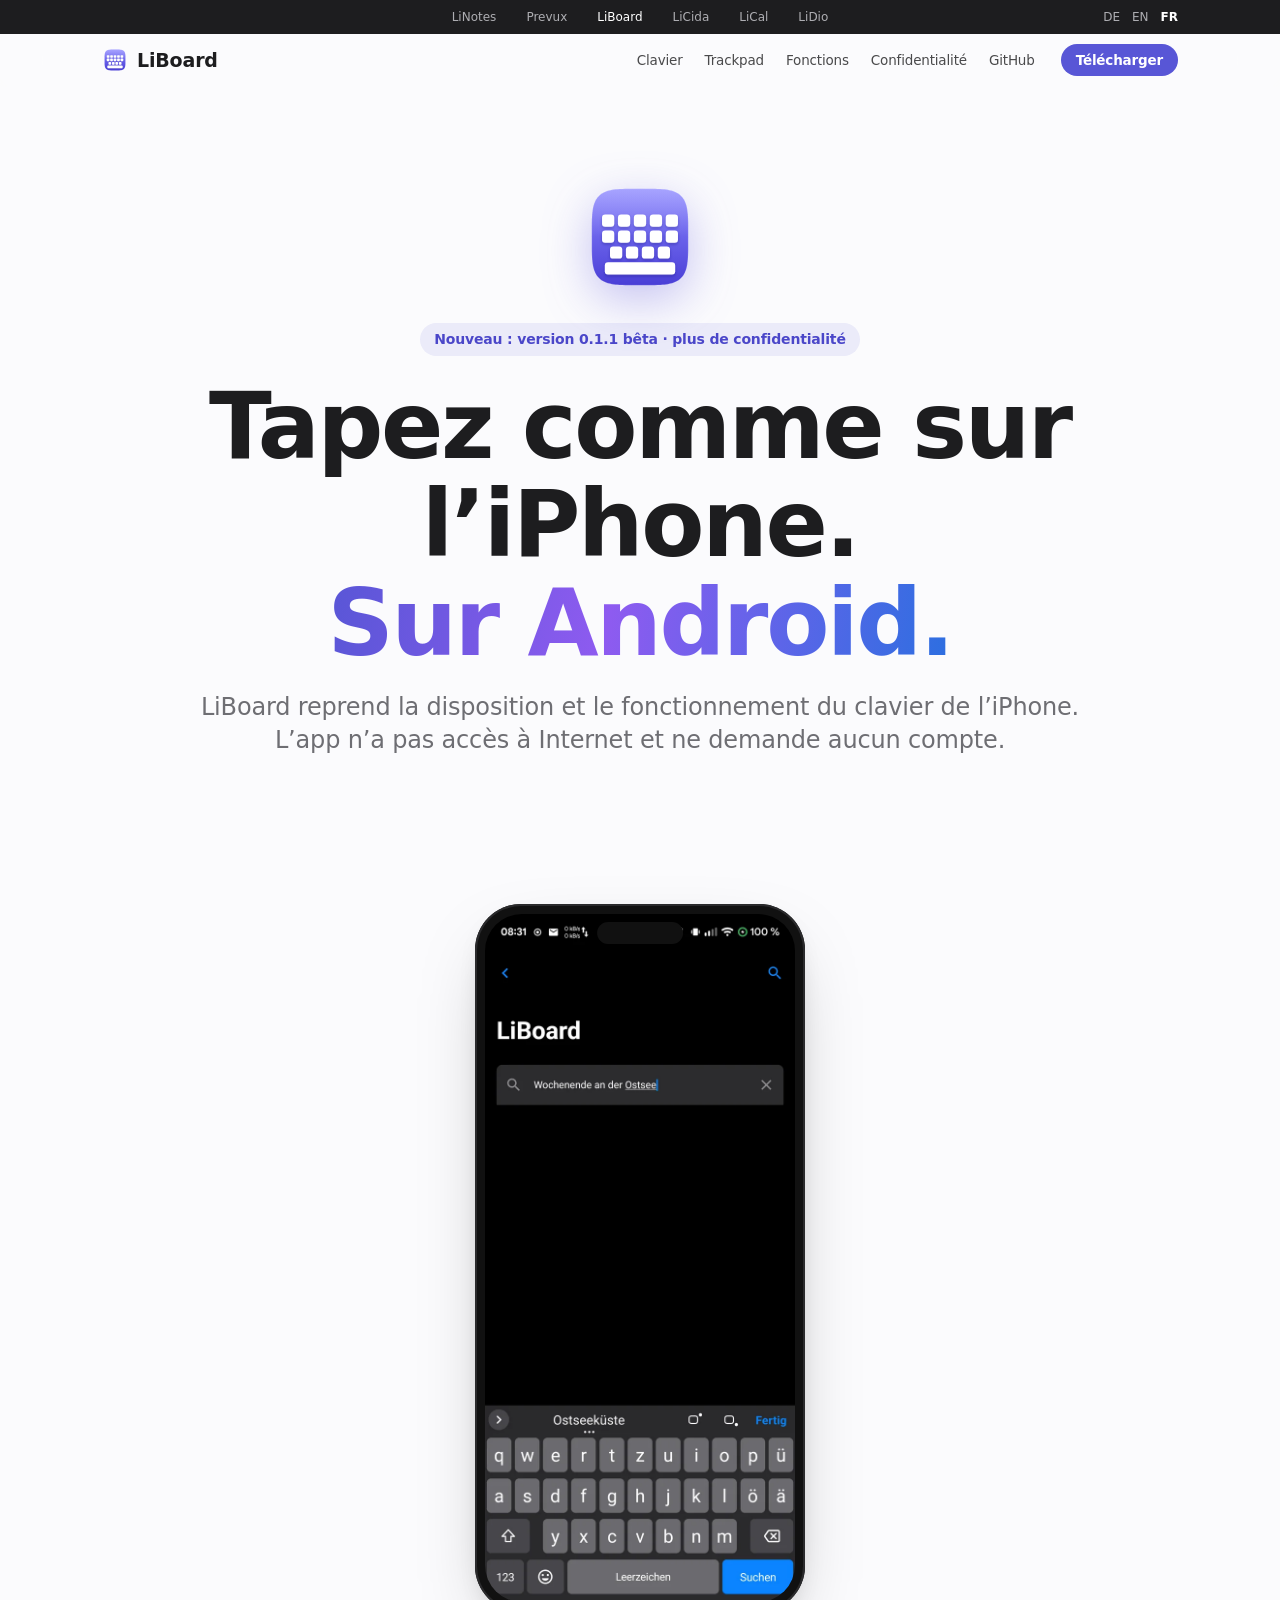
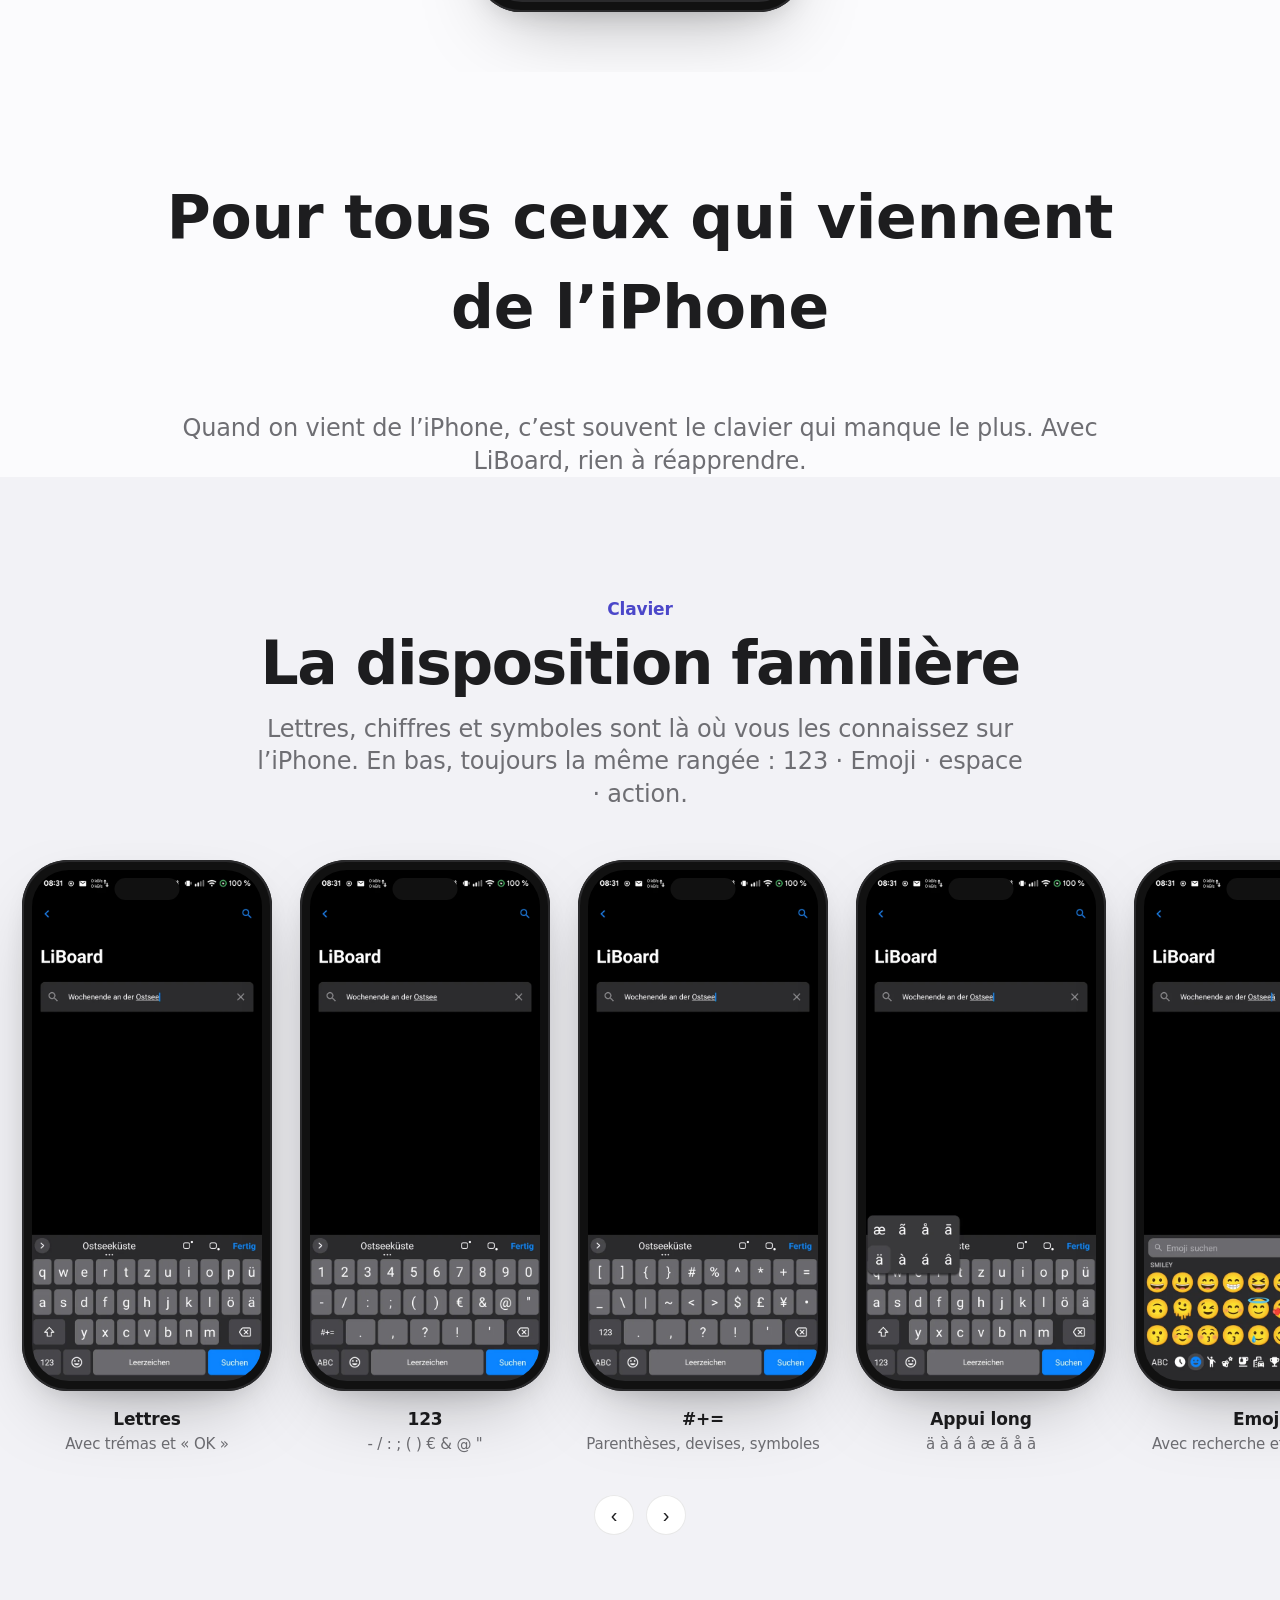
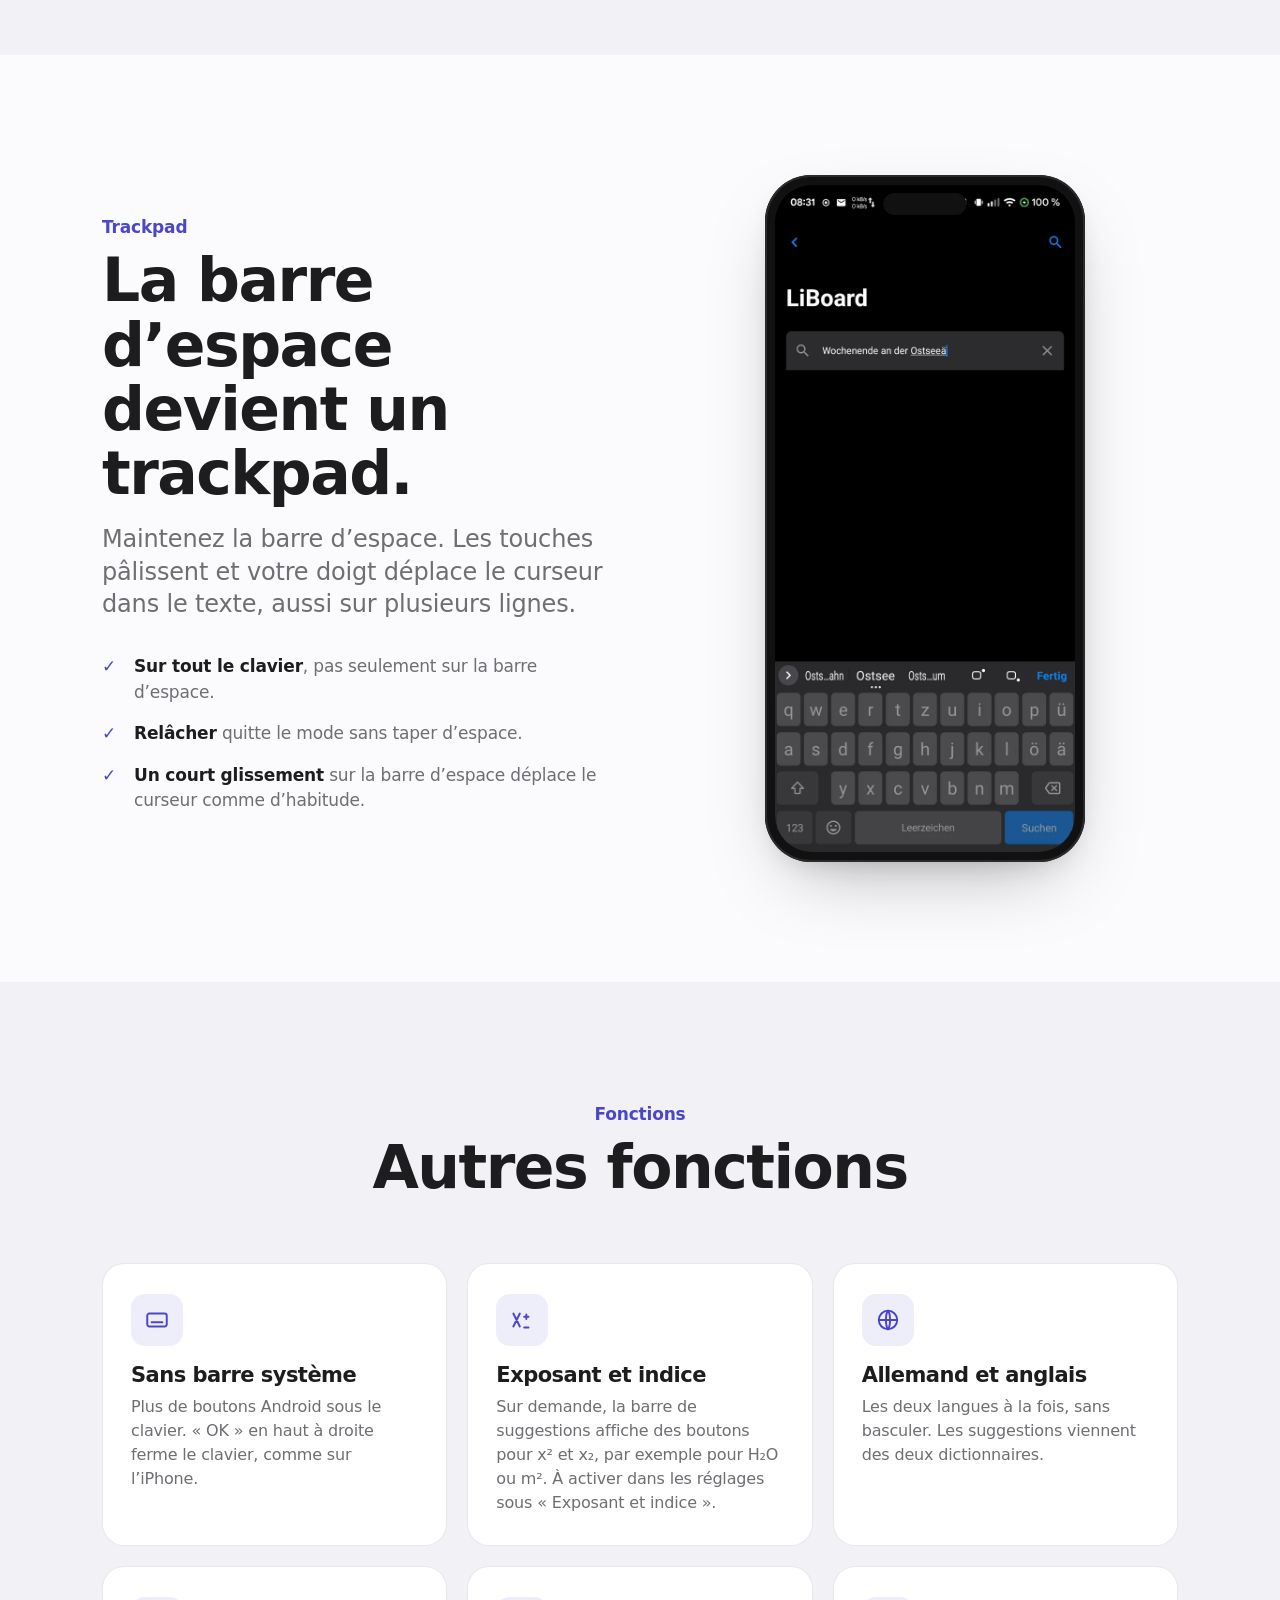
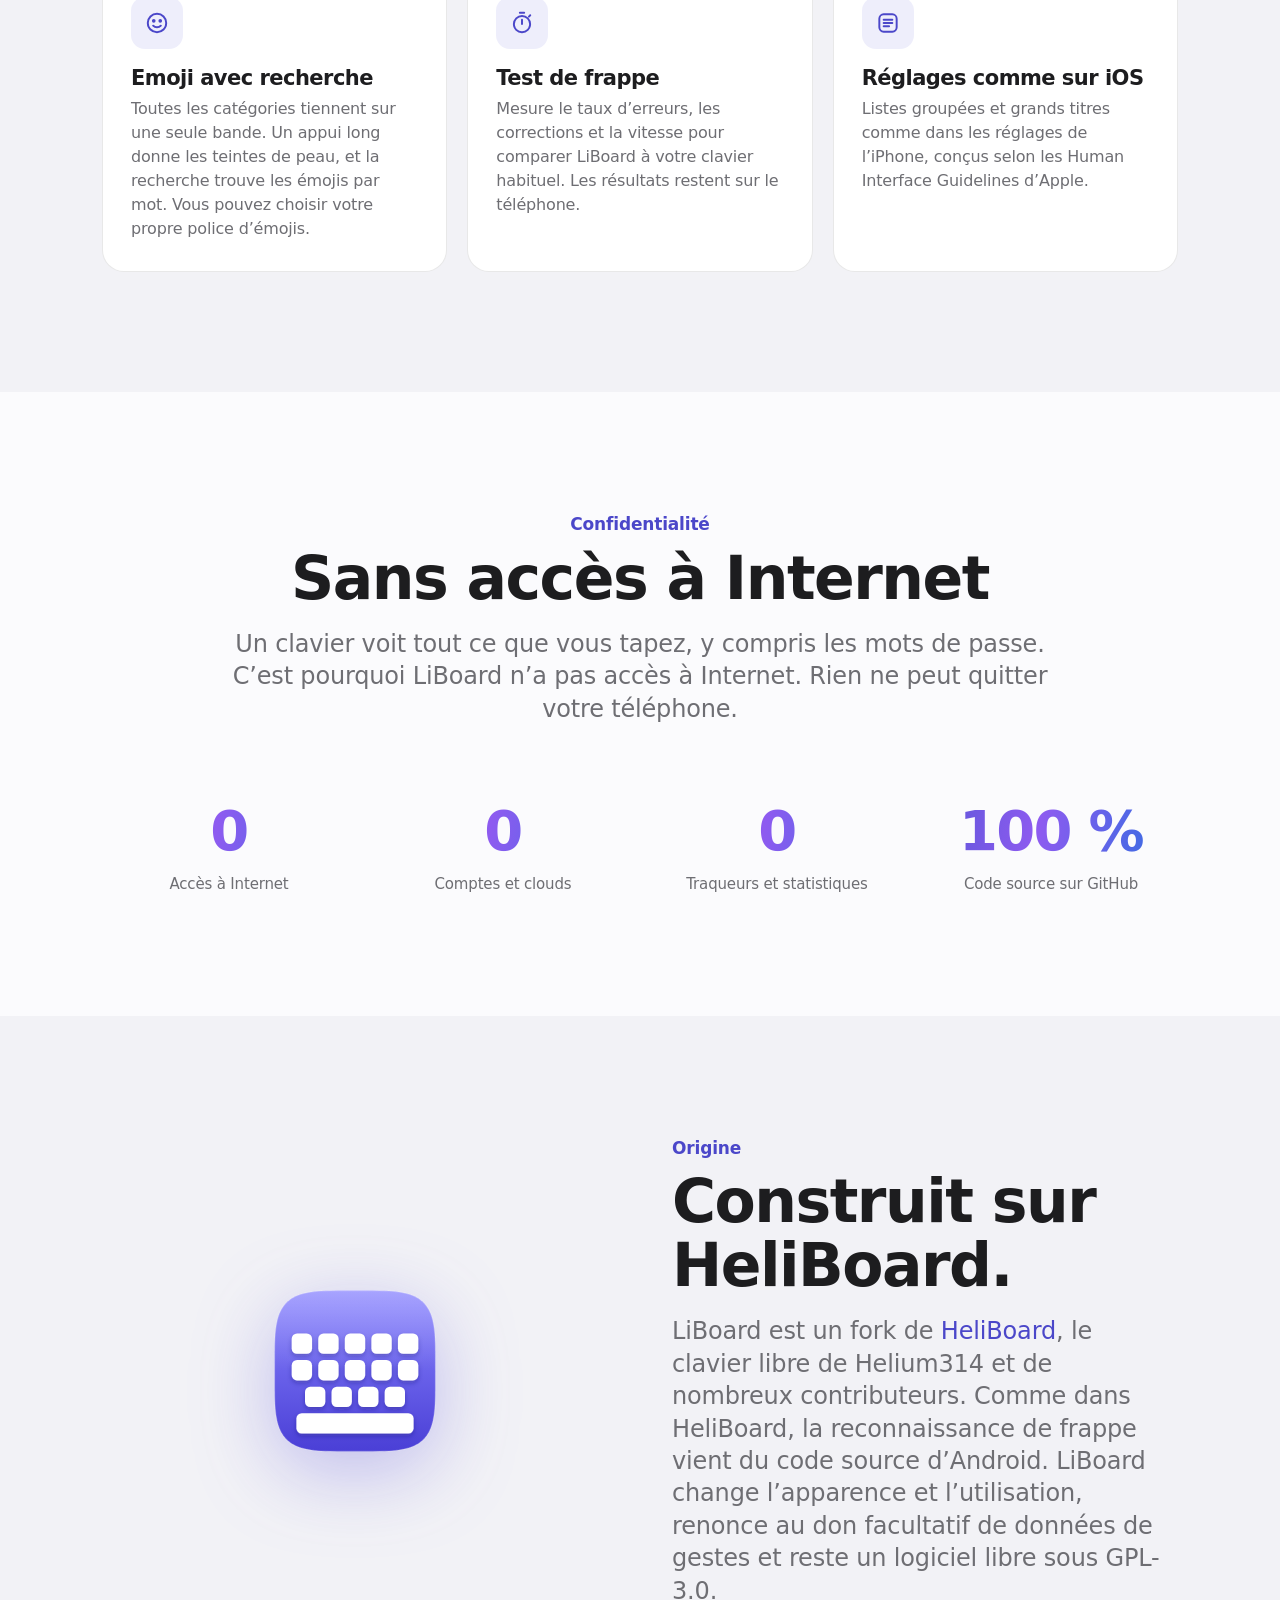
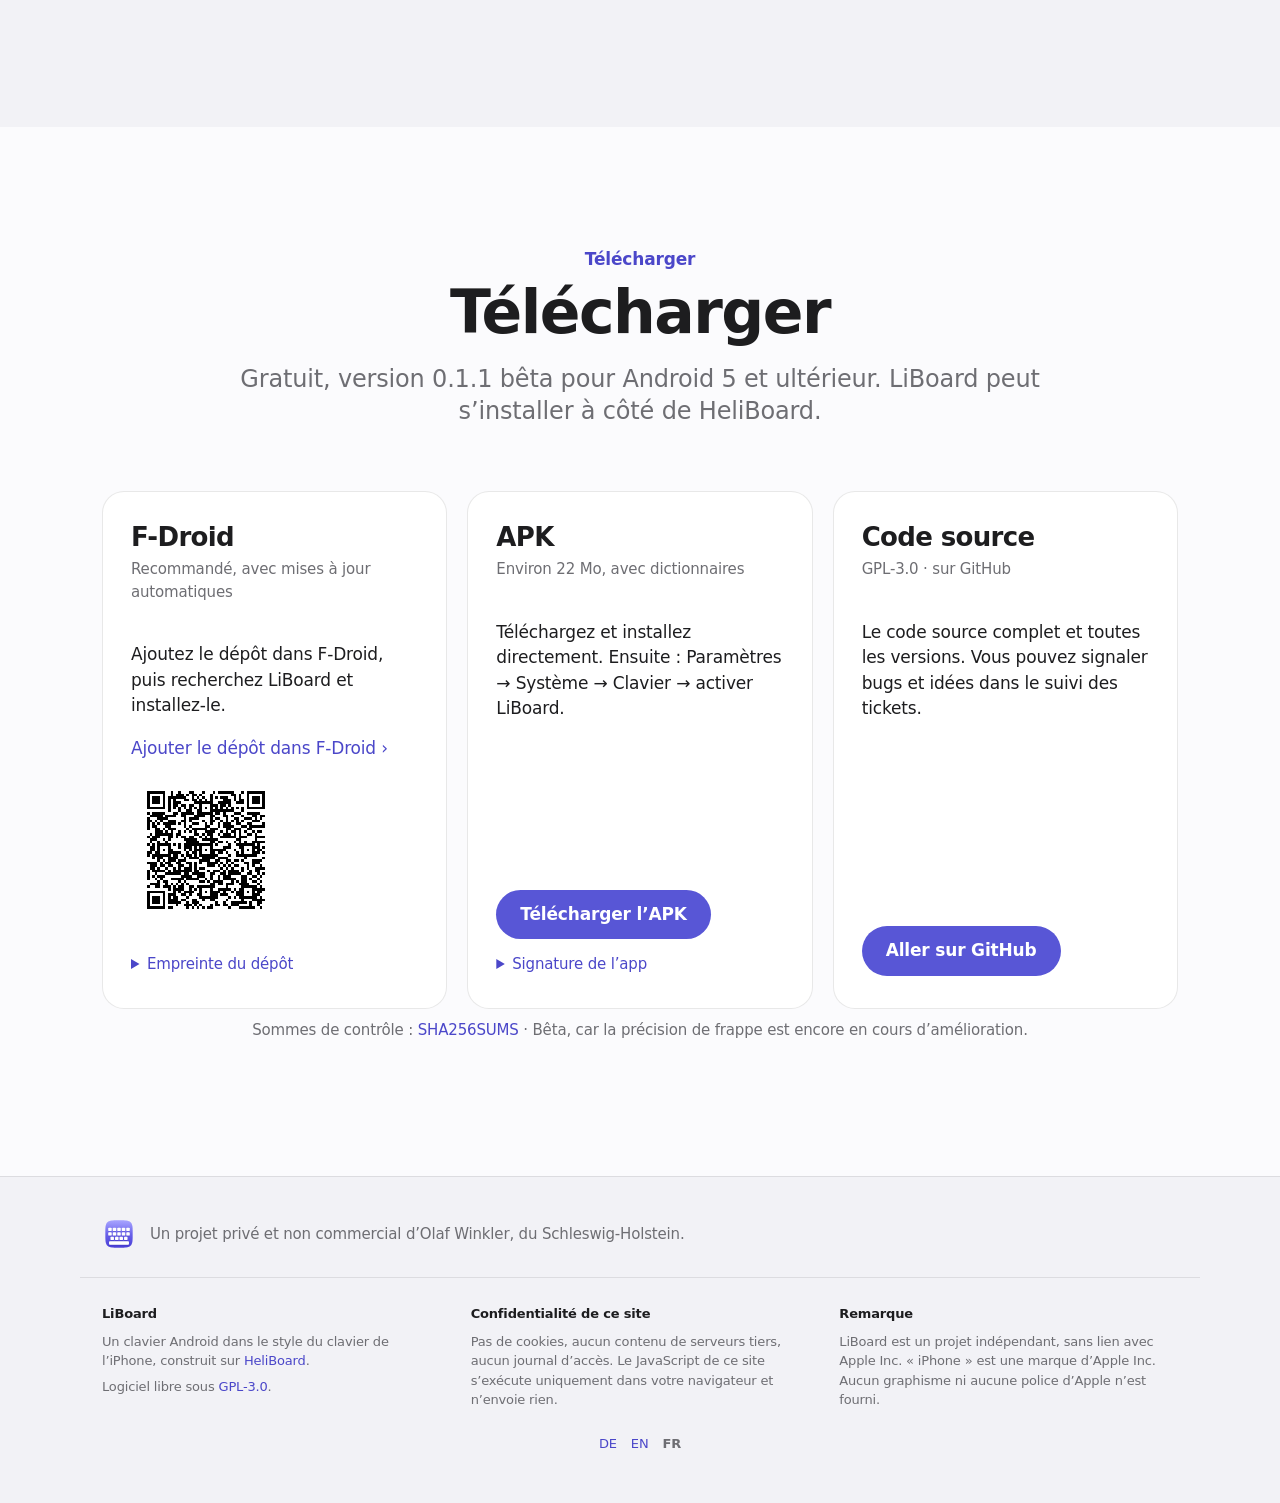
<file: homepage/fr/index.html>
<!doctype html>
<html lang="fr">
<head>
<meta charset="utf-8">
<meta name="viewport" content="width=device-width, initial-scale=1, viewport-fit=cover">
<title>LiBoard – Tapez comme sur l’iPhone. Sur Android.</title>
<meta name="description" content="LiBoard est un clavier Android dans le style du clavier de l’iPhone, avec la barre d’espace comme trackpad. L’app n’a pas accès à Internet et ne demande aucun compte. Construit sur HeliBoard.">
<link rel="icon" href="../liboard.svg" type="image/svg+xml">
<link rel="stylesheet" href="../site.css">
<!--lang--><link rel="alternate" hreflang="de" href="https://lisoftware.de/liboard/"><link rel="alternate" hreflang="en" href="https://lisoftware.de/liboard/en/"><link rel="alternate" hreflang="fr" href="https://lisoftware.de/liboard/fr/">
<style>
.apps .wrap { position: relative; }
.lang-switch { position: absolute; right: 22px; display: flex; gap: 12px; }
.lang-switch a[aria-current], .lang-foot a[aria-current] { color: #fff; opacity: 1; font-weight: 600; }
.lang-foot { display: flex; gap: 14px; justify-content: center; padding-top: 18px; font-size: 13px; }
.lang-foot a[aria-current] { color: inherit; }
@media (max-width: 900px) { .lang-switch { display: none; } }
</style><!--/lang-->
</head>
<body>

<div class="apps">
  <div class="wrap">
    <a href="https://lisoftware.de/linotes/">LiNotes</a>
    <a href="https://lisoftware.de/prevux/">Prevux</a>
    <a href="https://lisoftware.de/liboard/" aria-current="page">LiBoard</a>
    <a href="https://lisoftware.de/licida/">LiCida</a>
    <a href="https://lisoftware.de/lical/">LiCal</a>
    <a href="https://lisoftware.de/lidio/">LiDio</a>
  <!--lang--><span class="lang-switch"><a href="../" hreflang="de" lang="de">DE</a><a href="../en/" hreflang="en" lang="en">EN</a><a href="./" hreflang="fr" lang="fr" aria-current="true">FR</a></span><!--/lang-->
  </div>
</div>

<header class="nav">
  <div class="wrap">
    <a class="brand" href="#"><img src="../liboard.svg" alt="">LiBoard</a>
    <nav class="links">
      <a href="#tastatur">Clavier</a>
      <a href="#trackpad">Trackpad</a>
      <a href="#funktionen">Fonctions</a>
      <a href="#datenschutz">Confidentialité</a>
      <a href="https://github.com/veritasX1/LiBoard">GitHub</a>
    </nav>
    <a class="btn small cta" href="#laden">Télécharger</a>
  </div>
</header>

<main>

<!-- HERO -->
<section class="hero">
  <div class="wrap">
    <img class="app-icon reveal" src="../liboard.svg" alt="Icône de LiBoard" width="120" height="120">
    <span class="badge reveal">Nouveau : version 0.1.1 bêta · plus de confidentialité</span>
    <h1 class="display reveal d1">Tapez comme sur l’iPhone.<br><span class="gradient-text">Sur Android.</span></h1>
    <p class="lead reveal d2">LiBoard reprend la disposition et le fonctionnement du clavier de l’iPhone.<br>L’app n’a pas accès à Internet et ne demande aucun compte.</p>
    <div class="actions reveal d3">
      <a class="btn" href="#laden">Télécharger</a>
      <a class="btn ghost" href="#funktionen">Toutes les fonctions</a>
    </div>
    <div class="solo-phone reveal">
      <div class="phone"><img src="../img/abc.webp" alt="LiBoard avec lettres, barre de suggestions avec « OK » et la rangée du bas 123 · Emoji · espace · Rechercher" width="640" height="1422"></div>
    </div>
  </div>
</section>

<section class="wrap center" style="padding-top: 40px; max-width: 1000px">
  <p class="headline reveal">Pour tous ceux qui viennent de l’iPhone</p>
  <p class="lead reveal d1">Quand on vient de l’iPhone, c’est souvent le clavier qui manque le plus. Avec LiBoard, rien à réapprendre.</p>
</section>

<!-- KEYBOARD PAGES -->
<section id="tastatur" class="alt">
  <div class="wrap section-head reveal" style="margin-bottom: 30px">
    <p class="eyebrow">Clavier</p>
    <h2 class="headline">La disposition familière</h2>
    <p class="lead">Lettres, chiffres et symboles sont là où vous les connaissez sur l’iPhone. En bas, toujours la même rangée : 123 · Emoji · espace · action.</p>
  </div>
  <div class="carousel" id="pages">
    <figure><div class="phone"><img src="../img/abc.webp" alt="" loading="lazy"></div><figcaption>Lettres<span>Avec trémas et « OK »</span></figcaption></figure>
    <figure><div class="phone"><img src="../img/num.webp" alt="" loading="lazy"></div><figcaption>123<span>- / : ; ( ) € &amp; @ "</span></figcaption></figure>
    <figure><div class="phone"><img src="../img/sym.webp" alt="" loading="lazy"></div><figcaption>#+=<span>Parenthèses, devises, symboles</span></figcaption></figure>
    <figure><div class="phone"><img src="../img/popup_a.webp" alt="" loading="lazy"></div><figcaption>Appui long<span>ä à á â æ ã å ā</span></figcaption></figure>
    <figure><div class="phone"><img src="../img/emoji.webp" alt="" loading="lazy"></div><figcaption>Emoji<span>Avec recherche et catégories</span></figcaption></figure>
    <figure><div class="phone"><img src="../img/settings.webp" alt="" loading="lazy"></div><figcaption>Réglages<span>Selon les directives d’Apple</span></figcaption></figure>
  </div>
  <div class="carousel-nav" data-track="#pages"><button data-dir="-1" aria-label="Retour">‹</button><button data-dir="1" aria-label="Suivant">›</button></div>
</section>

<!-- TRACKPAD -->
<section id="trackpad">
  <div class="wrap">
    <div class="split">
      <div class="reveal">
        <p class="eyebrow">Trackpad</p>
        <h2 class="headline">La barre d’espace<br>devient un trackpad.</h2>
        <p class="lead">Maintenez la barre d’espace. Les touches pâlissent et votre doigt déplace le curseur dans le texte, aussi sur plusieurs lignes.</p>
        <ul class="checks">
          <li><b>Sur tout le clavier</b>, pas seulement sur la barre d’espace.</li>
          <li><b>Relâcher</b> quitte le mode sans taper d’espace.</li>
          <li><b>Un court glissement</b> sur la barre d’espace déplace le curseur comme d’habitude.</li>
        </ul>
      </div>
      <div class="reveal d1" style="max-width: 320px; margin: 0 auto">
        <div class="phone"><img src="../img/trackpad.webp" alt="Mode trackpad : les touches sont estompées, le curseur se déplace avec le doigt" loading="lazy"></div>
      </div>
    </div>
  </div>
</section>

<!-- TILES -->
<section id="funktionen" class="alt">
  <div class="wrap">
    <div class="section-head reveal">
      <p class="eyebrow">Fonctions</p>
      <h2 class="headline">Autres fonctions</h2>
    </div>
    <div class="tiles">
      <div class="tile reveal"><div class="icon"><svg viewBox="0 0 24 24" fill="none" stroke="currentColor" stroke-width="1.8" stroke-linecap="round" stroke-linejoin="round"><rect x="3" y="6" width="18" height="12" rx="2"/><path d="M7 14h10"/></svg></div><h3>Sans barre système</h3><p>Plus de boutons Android sous le clavier. « OK » en haut à droite ferme le clavier, comme sur l’iPhone.</p></div>
      <div class="tile reveal d1"><div class="icon"><svg viewBox="0 0 24 24" fill="none" stroke="currentColor" stroke-width="1.8" stroke-linecap="round" stroke-linejoin="round"><path d="M4 18l6-12M10 18L4 6M14 9h4M16 7v4M14 19h4"/></svg></div><h3>Exposant et indice</h3><p>Sur demande, la barre de suggestions affiche des boutons pour x² et x₂, par exemple pour H₂O ou m². À activer dans les réglages sous « Exposant et indice ».</p></div>
      <div class="tile reveal d2"><div class="icon"><svg viewBox="0 0 24 24" fill="none" stroke="currentColor" stroke-width="1.8" stroke-linecap="round" stroke-linejoin="round"><circle cx="12" cy="12" r="8.5"/><path d="M3.5 12h17M12 3.5c2.5 2.6 2.5 14.4 0 17M12 3.5c-2.5 2.6-2.5 14.4 0 17"/></svg></div><h3>Allemand et anglais</h3><p>Les deux langues à la fois, sans basculer. Les suggestions viennent des deux dictionnaires.</p></div>
      <div class="tile reveal"><div class="icon"><svg viewBox="0 0 24 24" fill="none" stroke="currentColor" stroke-width="1.8" stroke-linecap="round" stroke-linejoin="round"><circle cx="12" cy="12" r="8.5"/><path d="M8.5 14.5c1.8 2 5.2 2 7 0"/><circle cx="9" cy="10" r=".8" fill="currentColor"/><circle cx="15" cy="10" r=".8" fill="currentColor"/></svg></div><h3>Emoji avec recherche</h3><p>Toutes les catégories tiennent sur une seule bande. Un appui long donne les teintes de peau, et la recherche trouve les émojis par mot. Vous pouvez choisir votre propre police d’émojis.</p></div>
      <div class="tile reveal d1"><div class="icon"><svg viewBox="0 0 24 24" fill="none" stroke="currentColor" stroke-width="1.8" stroke-linecap="round" stroke-linejoin="round"><circle cx="12" cy="13" r="7.5"/><path d="M12 13V9M10 2.5h4M18.4 6.1l1.2-1.2"/></svg></div><h3>Test de frappe</h3><p>Mesure le taux d’erreurs, les corrections et la vitesse pour comparer LiBoard à votre clavier habituel. Les résultats restent sur le téléphone.</p></div>
      <div class="tile reveal d2"><div class="icon"><svg viewBox="0 0 24 24" fill="none" stroke="currentColor" stroke-width="1.8" stroke-linecap="round" stroke-linejoin="round"><rect x="4" y="4" width="16" height="16" rx="4"/><path d="M8 9h8M8 12h8M8 15h5"/></svg></div><h3>Réglages comme sur iOS</h3><p>Listes groupées et grands titres comme dans les réglages de l’iPhone, conçus selon les Human Interface Guidelines d’Apple.</p></div>
    </div>
  </div>
</section>

<!-- PRIVACY -->
<section id="datenschutz">
  <div class="wrap">
    <div class="section-head reveal">
      <p class="eyebrow">Confidentialité</p>
      <h2 class="headline">Sans accès à Internet</h2>
      <p class="lead">Un clavier voit tout ce que vous tapez, y compris les mots de passe. C’est pourquoi LiBoard n’a pas accès à Internet. Rien ne peut quitter votre téléphone.</p>
    </div>
    <div class="facts">
      <div class="reveal"><div class="num gradient-text">0</div><div class="lbl">Accès à Internet</div></div>
      <div class="reveal d1"><div class="num gradient-text">0</div><div class="lbl">Comptes et clouds</div></div>
      <div class="reveal d2"><div class="num gradient-text">0</div><div class="lbl">Traqueurs et statistiques</div></div>
      <div class="reveal d3"><div class="num gradient-text">100 %</div><div class="lbl">Code source sur GitHub</div></div>
    </div>
  </div>
</section>

<!-- ORIGIN -->
<section class="alt">
  <div class="wrap">
    <div class="split reverse">
      <div class="reveal">
        <p class="eyebrow">Origine</p>
        <h2 class="headline">Construit sur<br>HeliBoard.</h2>
        <p class="lead">LiBoard est un fork de <a href="https://github.com/HeliBorg/HeliBoard">HeliBoard</a>, le clavier libre de Helium314 et de nombreux contributeurs. Comme dans HeliBoard, la reconnaissance de frappe vient du code source d’Android. LiBoard change l’apparence et l’utilisation, renonce au don facultatif de données de gestes et reste un logiciel libre sous GPL-3.0.</p>
      </div>
      <div class="reveal d1 center"><img src="../liboard.svg" alt="" width="200" height="200" style="margin: 0 auto; filter: drop-shadow(0 20px 40px rgba(74,63,214,.3))"></div>
    </div>
  </div>
</section>

<!-- DOWNLOAD -->
<section id="laden">
  <div class="wrap">
    <div class="section-head reveal">
      <p class="eyebrow">Télécharger</p>
      <h2 class="headline">Télécharger</h2>
      <p class="lead">Gratuit, version 0.1.1 bêta pour Android 5 et ultérieur. LiBoard peut s’installer à côté de HeliBoard.</p>
    </div>
    <div class="downloads">
      <div class="download reveal">
        <h3>F-Droid</h3>
        <div class="meta">Recommandé, avec mises à jour automatiques</div>
        <div class="grow">
          <p>Ajoutez le dépôt dans F-Droid, puis recherchez LiBoard et installez-le.</p>
          <a href="fdroidrepos://volkskamera.goip.de/fdroid/repo?fingerprint=8DA9DEF44C65856A1B098DB7BF876D48514997EF17C7256E23E91EAC6C486500">Ajouter le dépôt dans F-Droid ›</a>
          <img class="qr" src="../fdroid-qr.svg" alt="QR code du dépôt F-Droid">
        </div>
        <details><summary>Empreinte du dépôt</summary>
          <p><code style="word-break: break-all">8DA9DEF44C65856A1B098DB7BF876D48514997EF17C7256E23E91EAC6C486500</code></p>
        </details>
      </div>
      <div class="download reveal d1">
        <h3>APK</h3>
        <div class="meta">Environ 22 Mo, avec dictionnaires</div>
        <div class="grow">
          <p>Téléchargez et installez directement. Ensuite : Paramètres → Système → Clavier → activer LiBoard.</p>
        </div>
        <a class="btn" href="../download/LiBoard-0.1.1.apk">Télécharger l’APK</a>
        <details><summary>Signature de l’app</summary>
          <p>SHA-256: <code style="word-break: break-all">fdf9c1947bb6b0b5d571ccac64b3bc1ae7ab3367a38dc0927f9d42bcdb1f946a</code></p>
        </details>
      </div>
      <div class="download reveal d2">
        <h3>Code source</h3>
        <div class="meta">GPL-3.0 · sur GitHub</div>
        <div class="grow">
          <p>Le code source complet et toutes les versions. Vous pouvez signaler bugs et idées dans le suivi des tickets.</p>
        </div>
        <a class="btn" href="https://github.com/veritasX1/LiBoard">Aller sur GitHub</a>
      </div>
    </div>
    <p class="center" style="margin-top: 10px; color: var(--muted); font-size: 15px">Sommes de contrôle : <a href="../download/SHA256SUMS">SHA256SUMS</a> · Bêta, car la précision de frappe est encore en cours d’amélioration.</p>
  </div>
</section>

</main>

<footer>
  <div class="wrap made">
    <img src="../liboard.svg" alt="" width="34" height="34">
    <p>Un projet privé et non commercial d’Olaf Winkler, du Schleswig-Holstein.</p>
  </div>
  <div class="wrap cols">
    <div>
      <h4>LiBoard</h4>
      <p>Un clavier Android dans le style du clavier de l’iPhone, construit sur <a href="https://github.com/HeliBorg/HeliBoard">HeliBoard</a>.</p>
      <p>Logiciel libre sous <a href="https://github.com/veritasX1/LiBoard/blob/main/LICENSE">GPL-3.0</a>.</p>
    </div>
    <div>
      <h4>Confidentialité de ce site</h4>
      <p>Pas de cookies, aucun contenu de serveurs tiers, aucun journal d’accès. Le JavaScript de ce site s’exécute uniquement dans votre navigateur et n’envoie rien.</p>
    </div>
    <div>
      <h4>Remarque</h4>
      <p>LiBoard est un projet indépendant, sans lien avec Apple Inc. « iPhone » est une marque d’Apple Inc. Aucun graphisme ni aucune police d’Apple n’est fourni.</p>
    </div>
  </div>
<!--lang--><div class="wrap lang-foot"><a href="../" hreflang="de" lang="de">DE</a><a href="../en/" hreflang="en" lang="en">EN</a><a href="./" hreflang="fr" lang="fr" aria-current="true">FR</a></div><!--/lang-->
</footer>

<script src="../site.js"></script>
</body>
</html>
</file>
<file: homepage/site.css>
/* LiBoard – website. System fonts only, nothing loaded from other servers. */
:root {
  --bg: #fbfbfd;
  --bg-alt: #f2f2f6;
  --card: #ffffff;
  --text: #1d1d1f;
  --muted: #6e6e73;
  --line: rgba(0, 0, 0, 0.09);
  --accent: #5856d6;
  --accent-text: #4b47c9;
  --accent-soft: rgba(88, 86, 214, 0.1);
  --on-accent: #ffffff;
  --shadow: 0 30px 80px -30px rgba(0, 0, 0, 0.35), 0 10px 30px -15px rgba(0, 0, 0, 0.2);
  --radius: 22px;
  --nav: rgba(251, 251, 253, 0.72);
  --font: -apple-system, BlinkMacSystemFont, "SF Pro Display", "Segoe UI", Ubuntu, Cantarell, "Noto Sans", system-ui, sans-serif;
  --mono: ui-monospace, "SF Mono", "Ubuntu Mono", "DejaVu Sans Mono", Menlo, monospace;
  color-scheme: light;
}
@media (prefers-color-scheme: dark) {
  :root {
    --bg: #000000;
    --bg-alt: #101012;
    --card: #1c1c1e;
    --text: #f5f5f7;
    --muted: #a1a1a6;
    --line: rgba(255, 255, 255, 0.12);
    --accent: #6e6bff;
    --accent-text: #9d9bff;
    --accent-soft: rgba(125, 122, 255, 0.16);
    --shadow: 0 30px 80px -30px rgba(0, 0, 0, 0.9), 0 10px 30px -15px rgba(0, 0, 0, 0.6);
    --nav: rgba(16, 16, 18, 0.72);
    color-scheme: dark;
  }
}

* { box-sizing: border-box; }
html { scroll-behavior: smooth; scroll-padding-top: 64px; }
body {
  margin: 0;
  background: var(--bg);
  color: var(--text);
  font: 17px/1.5 var(--font);
  letter-spacing: -0.01em;
  -webkit-font-smoothing: antialiased;
  overflow-x: hidden;
}
img { max-width: 100%; height: auto; display: block; }
a { color: var(--accent-text); text-decoration: none; }
a:hover { text-decoration: underline; }
code, pre, kbd { font-family: var(--mono); }
.wrap { max-width: 1120px; margin: 0 auto; padding: 0 22px; }
.narrow { max-width: 760px; margin: 0 auto; padding: 0 22px; }
.center { text-align: center; }

/* --- app strip (same on every app page) --- */
.apps { background: #1d1d1f; font-size: 12px; letter-spacing: 0; }
.apps .wrap { display: flex; justify-content: center; gap: 30px; height: 34px; align-items: center; }
.apps a { color: #d2d2d7; opacity: 0.8; }
.apps a:hover { opacity: 1; text-decoration: none; color: #fff; }
.apps a[aria-current] { color: #fff; opacity: 1; }

/* --- navigation --- */
.nav {
  position: sticky; top: 0; z-index: 50;
  background: var(--nav);
  backdrop-filter: saturate(180%) blur(20px);
  -webkit-backdrop-filter: saturate(180%) blur(20px);
  border-bottom: 1px solid transparent;
  transition: border-color 0.3s;
}
.nav.scrolled { border-bottom-color: var(--line); }
.nav .wrap { display: flex; align-items: center; gap: 26px; height: 52px; }
.nav .brand { display: flex; align-items: center; gap: 9px; font-weight: 600; color: var(--text); font-size: 19px; }
.nav .brand img { width: 26px; height: 26px; }
.nav .links { display: flex; gap: 22px; margin-left: auto; font-size: 13.5px; }
.nav .links a { color: var(--text); opacity: 0.8; }
.nav .links a:hover, .nav .links a.active { opacity: 1; text-decoration: none; color: var(--accent-text); }
.nav .cta { font-size: 13.5px; }
@media (max-width: 760px) { .nav .links { display: none; } .nav .cta { margin-left: auto; } }

/* --- buttons --- */
.btn {
  display: inline-flex; align-items: center; gap: 8px;
  padding: 12px 24px; border-radius: 980px;
  background: var(--accent); color: var(--on-accent); font-weight: 600; font-size: 17px;
  transition: transform 0.2s, filter 0.2s;
}
.btn:hover { text-decoration: none; filter: brightness(1.06); transform: translateY(-1px); }
.btn.small { padding: 6px 15px; font-size: 13.5px; }
.btn.ghost { background: transparent; color: var(--accent-text); box-shadow: inset 0 0 0 1.5px var(--accent); }
.link-arrow::after { content: " ›"; }

/* --- type --- */
.eyebrow { color: var(--accent-text); font-weight: 600; font-size: 17px; margin: 0 0 8px; }
h1, h2, h3 { letter-spacing: -0.025em; line-height: 1.07; margin: 0; }
.display { font-size: clamp(44px, 7.4vw, 92px); font-weight: 700; }
.headline { font-size: clamp(34px, 5vw, 60px); font-weight: 700; }
.title { font-size: clamp(26px, 3.2vw, 40px); font-weight: 700; }
.lead { font-size: clamp(19px, 2vw, 24px); color: var(--muted); line-height: 1.35; margin: 18px 0 0; font-weight: 500; }
.gradient-text {
  background: linear-gradient(100deg, #5856d6 0%, #8e5bf0 45%, #2b6fe0 100%);
  -webkit-background-clip: text; background-clip: text; color: transparent;
}

/* --- sections --- */
section { padding: 120px 0; }
section.alt { background: var(--bg-alt); }
.section-head { max-width: 820px; margin: 0 auto 64px; text-align: center; }

/* --- hero --- */
.hero { padding: 90px 0 40px; text-align: center; overflow: hidden; }
.hero .badge {
  display: inline-block; padding: 6px 14px; border-radius: 980px; font-size: 14px; font-weight: 600;
  background: var(--accent-soft); color: var(--accent-text); margin-bottom: 22px;
}
.hero .actions { display: flex; gap: 14px; justify-content: center; flex-wrap: wrap; margin-top: 34px; }
.hero-stage { position: relative; margin: 70px auto 0; max-width: 1080px; padding-bottom: 40px; }
.hero-stage .window { transform: perspective(2400px) rotateX(var(--tilt, 8deg)) scale(var(--scale, 0.96)); transform-origin: 50% 0; transition: transform 0.1s linear; }
.hero-stage .phone { position: absolute; right: -2%; bottom: -10px; width: 23%; min-width: 150px; }

/* --- device frames --- */
.window {
  border-radius: 14px; overflow: hidden; box-shadow: var(--shadow);
  border: 1px solid var(--line); background: var(--card);
}
.phone {
  border-radius: 46px; padding: 10px; background: #111;
  box-shadow: var(--shadow), inset 0 0 0 2px #2a2a2c;
}
.phone img { border-radius: 37px; width: 100%; }
.phone::before {
  content: ""; position: absolute; left: 50%; top: 18px; width: 26%; height: 22px; transform: translateX(-50%);
  background: #111; border-radius: 20px; z-index: 2;
}
.phone { position: relative; }

/* --- reveal animation --- */
.reveal { opacity: 0; transform: translateY(40px); transition: opacity 0.9s cubic-bezier(.2,.7,.2,1), transform 0.9s cubic-bezier(.2,.7,.2,1); }
.reveal.in { opacity: 1; transform: none; }
.reveal.d1 { transition-delay: 0.08s; } .reveal.d2 { transition-delay: 0.16s; } .reveal.d3 { transition-delay: 0.24s; }
@media (prefers-reduced-motion: reduce) { .reveal { opacity: 1; transform: none; transition: none; } .hero-stage .window { transform: none !important; } }

/* --- story: sticky picture, text steps --- */
.story { display: grid; grid-template-columns: 0.85fr 1.15fr; gap: 60px; align-items: start; }
.story .steps .step { min-height: 70vh; display: flex; flex-direction: column; justify-content: center; opacity: 0.28; transition: opacity 0.5s; }
.story .steps .step.active { opacity: 1; }
.story .steps .step h3 { font-size: clamp(26px, 3vw, 36px); margin-bottom: 14px; }
.story .steps .step p { color: var(--muted); font-size: 19px; margin: 0; }
.story .stage { position: sticky; top: 14vh; height: 72vh; display: flex; align-items: center; }
.story .stage .frames { position: relative; width: 100%; aspect-ratio: 16 / 10; }
.story .stage .window { position: absolute; inset: 0; opacity: 0; transform: scale(0.97); transition: opacity 0.6s, transform 0.6s; }
.story .stage .window.show { opacity: 1; transform: none; }
.story .stage .window img { width: 100%; height: 100%; object-fit: cover; object-position: top left; }
@media (max-width: 900px) {
  .story { grid-template-columns: 1fr; }
  .story .stage { display: none; }
  .story .steps .step { min-height: 0; opacity: 1; padding: 30px 0; }
  .story .steps .step .mobile-shot { display: block; margin-top: 22px; }
}
.story .mobile-shot { display: none; }

/* --- tiles --- */
.tiles { display: grid; grid-template-columns: repeat(3, 1fr); gap: 20px; }
.tile {
  background: var(--card); border-radius: var(--radius); padding: 30px 28px; border: 1px solid var(--line);
  transition: transform 0.35s, box-shadow 0.35s;
}
.tile:hover { transform: translateY(-4px); box-shadow: var(--shadow); }
.tile .icon { font-size: 30px; line-height: 1; margin-bottom: 18px; display: inline-flex; width: 52px; height: 52px; border-radius: 14px; align-items: center; justify-content: center; background: var(--accent-soft); }
.tile h3 { font-size: 21px; margin-bottom: 8px; }
.tile p { color: var(--muted); margin: 0; font-size: 16px; }
.tile.wide { grid-column: span 2; }
@media (max-width: 900px) { .tiles { grid-template-columns: 1fr 1fr; } }
@media (max-width: 600px) { .tiles { grid-template-columns: 1fr; } .tile.wide { grid-column: auto; } }

/* --- segmented control + showcase --- */
.segmented { display: inline-flex; padding: 4px; border-radius: 980px; background: var(--card); border: 1px solid var(--line); gap: 2px; flex-wrap: wrap; justify-content: center; }
.segmented button {
  border: 0; background: transparent; color: var(--text); font: 600 15px var(--font); padding: 9px 18px; border-radius: 980px; cursor: pointer;
  transition: background 0.25s, color 0.25s;
}
.segmented button.on { background: var(--accent); color: var(--on-accent); }
.showcase { display: grid; grid-template-columns: 1fr 260px; gap: 40px; align-items: end; margin-top: 46px; }
.showcase .caption { grid-column: 1 / -1; text-align: center; color: var(--muted); font-size: 18px; min-height: 2.8em; }
.showcase .window, .showcase .phone { transition: opacity 0.35s; }
.showcase.fading .window, .showcase.fading .phone { opacity: 0; }
@media (max-width: 800px) { .showcase { grid-template-columns: 1fr; } .showcase .phone { width: 60%; margin: 0 auto; } }

/* --- carousel of phone screens --- */
.carousel { display: flex; gap: 28px; overflow-x: auto; scroll-snap-type: x mandatory; padding: 20px 22px 40px; scrollbar-width: none; }
.carousel::-webkit-scrollbar { display: none; }
.carousel figure { flex: 0 0 250px; margin: 0; scroll-snap-align: center; text-align: center; }
.carousel figcaption { margin-top: 16px; font-weight: 600; }
.carousel figcaption span { display: block; font-weight: 400; color: var(--muted); font-size: 15px; }
.carousel-nav { display: flex; justify-content: center; gap: 12px; }
.carousel-nav button {
  width: 40px; height: 40px; border-radius: 50%; border: 0; background: var(--card); color: var(--text); font-size: 20px; cursor: pointer;
  box-shadow: inset 0 0 0 1px var(--line);
}

/* --- split feature --- */
.split { display: grid; grid-template-columns: 1fr 1fr; gap: 64px; align-items: center; }
.split.reverse > :first-child { order: 2; }
.split ul.checks { list-style: none; padding: 0; margin: 26px 0 0; }
.split ul.checks li { padding: 8px 0 8px 32px; position: relative; color: var(--muted); }
.split ul.checks li b { color: var(--text); font-weight: 600; }
.split ul.checks li::before { content: "✓"; position: absolute; left: 0; color: var(--accent-text); font-weight: 700; }
@media (max-width: 900px) { .split { grid-template-columns: 1fr; gap: 40px; } .split.reverse > :first-child { order: 0; } }

/* --- privacy numbers --- */
.facts { display: grid; grid-template-columns: repeat(4, 1fr); gap: 20px; text-align: center; margin-top: 60px; }
.facts .num { font-size: clamp(36px, 4.4vw, 56px); font-weight: 700; letter-spacing: -0.03em; }
.facts .lbl { color: var(--muted); font-size: 15px; }
@media (max-width: 700px) { .facts { grid-template-columns: 1fr 1fr; } }

/* --- download cards --- */
.downloads { display: grid; grid-template-columns: repeat(3, 1fr); gap: 20px; }
.download { min-width: 0; background: var(--card); border: 1px solid var(--line); border-radius: var(--radius); padding: 32px 28px; display: flex; flex-direction: column; }
.download h3 { font-size: 26px; margin-bottom: 6px; }
.download .meta { color: var(--muted); font-size: 15px; margin-bottom: 22px; }
.download .grow { flex: 1; }
.download .btn { align-self: flex-start; margin-top: 18px; }
.download details { margin-top: 14px; color: var(--muted); font-size: 15px; }
.download details summary { cursor: pointer; color: var(--accent-text); }
.download .qr { width: 150px; margin: 14px 0; background: #fff; padding: 8px; border-radius: 12px; }
@media (max-width: 900px) { .downloads { grid-template-columns: 1fr; } }

/* --- code / terminal --- */
.terminal {
  position: relative; background: #1c1c1e; color: #f5f5f7; border-radius: 14px; overflow: hidden;
  box-shadow: var(--shadow); font: 14.5px/1.6 var(--mono); margin: 22px 0;
}
.terminal .bar { display: flex; gap: 7px; padding: 12px 14px; background: #2c2c2e; }
.terminal .bar i { width: 12px; height: 12px; border-radius: 50%; background: #ff5f57; }
.terminal .bar i:nth-child(2) { background: #febc2e; } .terminal .bar i:nth-child(3) { background: #28c840; }
.terminal .bar span { margin-left: 10px; color: #a1a1a6; font-size: 12.5px; font-family: var(--font); }
.terminal pre { margin: 0; padding: 18px 20px; overflow-x: auto; white-space: pre; }
.terminal .p { color: #9d9bff; } .terminal .ok { color: #30d158; } .terminal .dim { color: #8e8e93; } .terminal .b { font-weight: 700; color: #fff; }
.copy {
  position: absolute; right: 10px; top: 6px; border: 0; border-radius: 8px; padding: 4px 10px; font: 600 12.5px var(--font);
  background: rgba(255, 255, 255, 0.12); color: #fff; cursor: pointer;
}
.copy.done { background: #30d158; color: #000; }
code.inline { background: var(--accent-soft); padding: 1px 6px; border-radius: 6px; font-size: 0.92em; }
kbd { font-size: 0.85em; padding: 2px 7px; border-radius: 6px; border: 1px solid var(--line); background: var(--card); box-shadow: 0 1px 0 var(--line); }

/* --- docs pages (help, server) --- */
.docs { display: grid; grid-template-columns: 240px 1fr; gap: 56px; padding-top: 50px; padding-bottom: 100px; }
.docs nav.toc { position: sticky; top: 76px; align-self: start; max-height: calc(100vh - 100px); overflow-y: auto; font-size: 14.5px; }
.docs nav.toc .search { width: 100%; padding: 9px 12px; border-radius: 10px; border: 1px solid var(--line); background: var(--card); color: var(--text); font: 15px var(--font); margin-bottom: 16px; }
.docs nav.toc h4 { margin: 18px 0 6px; font-size: 12px; text-transform: uppercase; letter-spacing: 0.06em; color: var(--muted); }
.docs nav.toc a { display: block; padding: 5px 10px; border-radius: 8px; color: var(--text); opacity: 0.8; }
.docs nav.toc a:hover { background: var(--accent-soft); text-decoration: none; opacity: 1; }
.docs nav.toc a.active { background: var(--accent-soft); color: var(--accent-text); opacity: 1; font-weight: 600; }
.docs article h1 { font-size: clamp(38px, 5vw, 56px); margin-bottom: 14px; }
.docs article > .lead { margin-bottom: 40px; }
.docs article section { padding: 34px 0 30px; border-top: 1px solid var(--line); }
.docs article section:first-of-type { border-top: 0; }
.docs article h2 { font-size: 30px; margin-bottom: 14px; }
.docs article h3 { font-size: 20px; margin: 26px 0 8px; }
.docs article p, .docs article li { color: var(--muted); }
.docs article p b, .docs article li b { color: var(--text); }
.docs article ol, .docs article ul { padding-left: 22px; }
.docs article li { margin: 6px 0; }
.docs .shots { display: grid; grid-template-columns: 1fr 200px; gap: 26px; align-items: end; margin: 22px 0 8px; }
.docs .shots.single { grid-template-columns: 1fr; }
.docs .shots .phone { border-radius: 30px; padding: 6px; }
.docs .shots .phone img { border-radius: 25px; }
.docs .shots .phone::before { top: 11px; height: 14px; }
.docs .note { background: var(--accent-soft); border-radius: 14px; padding: 14px 18px; margin: 18px 0; color: var(--text); font-size: 16px; }
.docs .tag { display: inline-block; font-size: 12px; font-weight: 600; padding: 2px 8px; border-radius: 6px; background: var(--card); border: 1px solid var(--line); color: var(--muted); margin-right: 4px; vertical-align: 2px; }
.docs section.hidden { display: none; }
.docs .steps-list { counter-reset: step; list-style: none; padding: 0; }
.docs .steps-list > li { counter-increment: step; position: relative; padding: 4px 0 18px 54px; }
.docs .steps-list > li::before {
  content: counter(step); position: absolute; left: 0; top: 0; width: 36px; height: 36px; border-radius: 50%;
  background: var(--accent); color: var(--on-accent); font-weight: 700; display: flex; align-items: center; justify-content: center;
}
.docs .steps-list > li > b:first-child { display: block; color: var(--text); font-size: 19px; margin-bottom: 4px; }
@media (max-width: 900px) { .docs { grid-template-columns: 1fr; } .docs nav.toc { position: static; max-height: none; } .docs .shots { grid-template-columns: 1fr; } .docs .shots .phone { width: 60%; margin: 0 auto; } }

/* --- lightbox --- */
.zoomable { cursor: zoom-in; }
.lightbox {
  position: fixed; inset: 0; z-index: 100; background: rgba(0, 0, 0, 0.82); display: flex; align-items: center; justify-content: center;
  padding: 30px; opacity: 0; pointer-events: none; transition: opacity 0.25s; cursor: zoom-out;
}
.lightbox.open { opacity: 1; pointer-events: auto; }
.lightbox img { max-width: 100%; max-height: 100%; border-radius: 12px; box-shadow: 0 30px 90px rgba(0, 0, 0, 0.6); }

/* --- footer --- */
footer { background: var(--bg-alt); color: var(--muted); font-size: 13px; padding: 40px 0 50px; border-top: 1px solid var(--line); }
footer .made { display: flex; align-items: center; gap: 14px; padding-bottom: 26px; margin-bottom: 26px; border-bottom: 1px solid var(--line); }
footer .made p { margin: 0; font-size: 15px; color: var(--muted); }
footer .made b { color: var(--text); font-size: 17px; }
footer .cols { display: grid; grid-template-columns: repeat(3, 1fr); gap: 30px; }
footer h4 { color: var(--text); font-size: 13px; margin: 0 0 8px; }
footer p { margin: 0 0 6px; }
@media (max-width: 700px) { footer .cols { grid-template-columns: 1fr; } }

/* --- diagram (server page) --- */
.diagram { background: var(--card); border: 1px solid var(--line); border-radius: var(--radius); padding: 26px; margin: 22px 0; }
.diagram svg { width: 100%; height: auto; }
.diagram text { fill: var(--text); font: 600 14px var(--font); }
.diagram .sub { fill: var(--muted); font-weight: 400; font-size: 12.5px; }
.diagram .box { fill: var(--bg-alt); stroke: var(--line); }
.diagram .acc { fill: var(--accent-soft); stroke: var(--accent); }
.diagram .wire { stroke: var(--accent); stroke-width: 2; fill: none; stroke-dasharray: 6 6; animation: flow 1.2s linear infinite; }
@keyframes flow { to { stroke-dashoffset: -24; } }

/* window with an overlapping phone (like the hero) */
.duo { position: relative; padding: 0 9% 40px 0; }
.duo .phone { position: absolute; right: 0; bottom: 0; width: 21%; min-width: 120px; }
.showcase.duo-wrap { display: block; max-width: 1000px; margin-left: auto; margin-right: auto; }
.showcase.duo-wrap .caption { margin-top: 26px; }
.docs .shots > div:not(.window):not(.phone) { align-self: start; }
@media (max-width: 600px) {
  .phone { border-radius: 26px; padding: 5px; }
  .phone img { border-radius: 22px; }
  .phone::before { top: 9px; height: 10px; }
  .hero-stage .phone, .duo .phone { width: 30%; min-width: 0; }
  .hero-stage .phone { right: 0; bottom: 0; }
  section { padding: 80px 0; }
}

/* --- shared with Prevux: app icon in the hero, line symbols in tiles, shortcut table --- */
.hero .app-icon { width: 120px; height: 120px; margin: 0 auto 26px; filter: drop-shadow(0 14px 24px rgba(74, 63, 214, 0.3)); }
.tile .icon svg { width: 26px; height: 26px; color: var(--accent-text); }
.install { display: grid; grid-template-columns: 1.25fr 0.75fr; gap: 20px; }
.install .download .btn { margin-top: 8px; }
table.keys { width: 100%; border-collapse: collapse; font-size: 15.5px; }
table.keys td { padding: 9px 0; border-bottom: 1px solid var(--line); vertical-align: top; color: var(--muted); }
table.keys td:last-child { text-align: right; white-space: nowrap; padding-left: 12px; }
table.keys tr:last-child td { border-bottom: 0; }
.download .note { background: var(--accent-soft); border-radius: 14px; padding: 14px 18px; margin: 18px 0 0; color: var(--text); font-size: 16px; }
@media (max-width: 900px) { .install { grid-template-columns: 1fr; } }

/* --- LiBoard: a phone on its own in the hero (no window next to it) --- */
.solo-phone { max-width: 330px; margin: 64px auto 0; padding-bottom: 20px; }
@media (max-width: 600px) { .solo-phone { max-width: 260px; } }
</file>
